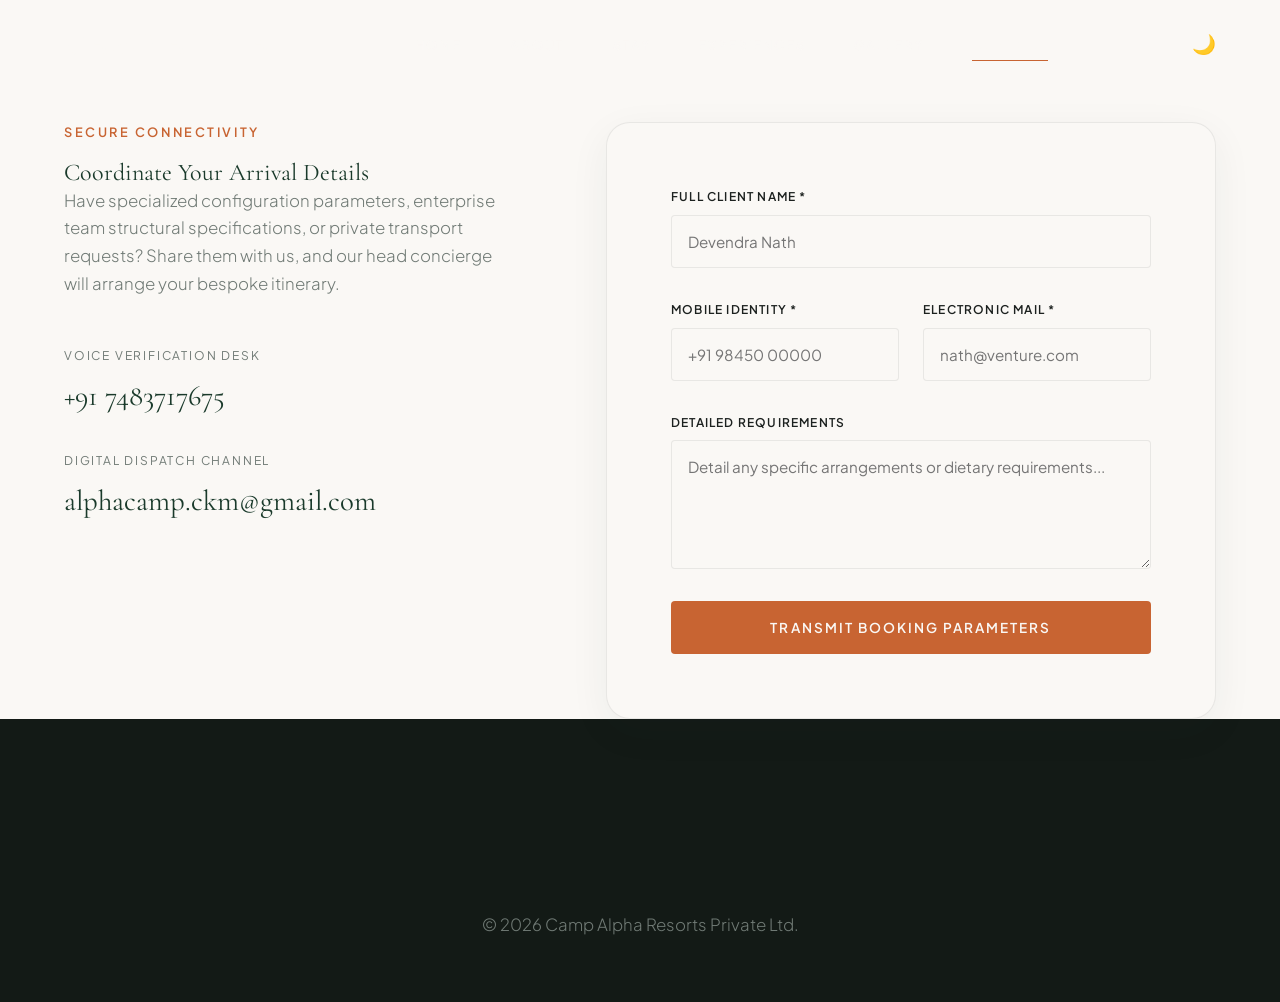
<file: contact.html>
<!DOCTYPE html>
<html lang="en">
<head>
    <meta charset="UTF-8">
    <meta name="viewport" content="width=device-width, initial-scale=1.0">
    <title>Concierge Direct Booking Desk | Camp Alpha</title>
    <meta name="description" content="Reach our high-tier reservation desk directly. Submit check-in schedules for your corporate retreat, couple holiday, or luxury camping adventure in Chikmagalur.">
    <link rel="stylesheet" href="styles.css">
    <link rel="canonical" href="https://campalpha.in/contact.html">
</head>
<body>
    <header>
        <div class="nav-container">
            <a href="index.html" class="brand-logo">CAMP ALPHA</a>
            <nav role="navigation">
                <ul class="nav-menu">
                    <li><a href="index.html" class="nav-link">Home</a></li>
                    <li><a href="about.html" class="nav-link">About</a></li>
                    <li><a href="stay.html" class="nav-link">Stay</a></li>
                    <li><a href="experiences.html" class="nav-link">Experiences</a></li>
                    <li><a href="gallery.html" class="nav-link">Gallery</a></li>
                    <li><a href="contact.html" class="nav-link active">Contact</a></li>
                </ul>
            </nav>
            <div class="nav-controls"><button id="theme-toggle-btn" class="theme-toggle">🌙</button></div>
        </div>
    </header>

    <main style="padding-top: var(--header-height);">
        <section class="container reveal-on-scroll">
            <!-- Directly embeds the premium validation form block for focused high conversion utility -->
            <div class="form-layout-grid" style="margin-top: 2rem;">
                <div class="contact-meta-card">
                    <span class="uppercase-tracking">Secure Connectivity</span>
                    <h1>Coordinate Your Arrival Details</h1>
                    <p>Have specialized configuration parameters, enterprise team structural specifications, or private transport requests? Share them with us, and our head concierge will arrange your bespoke itinerary.</p>
                    
                    <ul class="contact-methods-listing">
                        <li class="method-item-node"><span>Voice Verification Desk</span><a href="tel:+917483717675">+91 7483717675</a></li>
                        <li class="method-item-node"><span>Digital Dispatch Channel</span><a href="mailto:alphacamp.ckm@gmail.com">alphacamp.ckm@gmail.com</a></li>
                    </ul>
                </div>

                <form id="camp-alpha-booking-form" class="premium-booking-form" action="https://formsubmit.co/alphacamp.ckm@gmail.com" method="POST">
                    <input type="hidden" name="_captcha" value="false">
                    <div class="field-element-wrapper">
                        <label for="form-name">Full Client Name *</label>
                        <input type="text" id="form-name" name="Guest Name" required placeholder="Devendra Nath">
                    </div>
                    <div class="input-group-row">
                        <div class="field-element-wrapper">
                            <label for="form-phone">Mobile Identity *</label>
                            <input type="tel" id="form-phone" name="Phone Number" required placeholder="+91 98450 00000">
                        </div>
                        <div class="field-element-wrapper">
                            <label for="form-email">Electronic Mail *</label>
                            <input type="email" id="form-email" name="Email Address" required placeholder="nath@venture.com">
                        </div>
                    </div>
                    <div class="field-element-wrapper">
                        <label for="form-message">Detailed Requirements</label>
                        <textarea id="form-message" name="Custom Instructions" rows="5" placeholder="Detail any specific arrangements or dietary requirements..."></textarea>
                    </div>
                    <button type="submit" class="btn-premium btn-orange">Transmit Booking Parameters</button>
                </form>
            </div>
        </section>

        <div id="success-modal" class="notification-modal-overlay" role="dialog" aria-hidden="true">
            <div class="success-modal-card">
                <h3>Request Synchronized</h3>
                <p>Your secure verification transmission parameters have been routed directly to our chief client curator. Anticipate clear correspondence momentarily.</p>
                <button id="modal-close-btn" class="btn-premium btn-primary">Return to Exploration</button>
            </div>
        </div>
    </main>

    <footer class="master-footer-node"><div class="container text-center" style="font-size:0.85rem; color:rgba(250,248,245,0.4);"><p>&copy; 2026 Camp Alpha Resorts Private Ltd.</p></div></footer>
    <script src="script.js"></script>
</body>
</html>
</file>
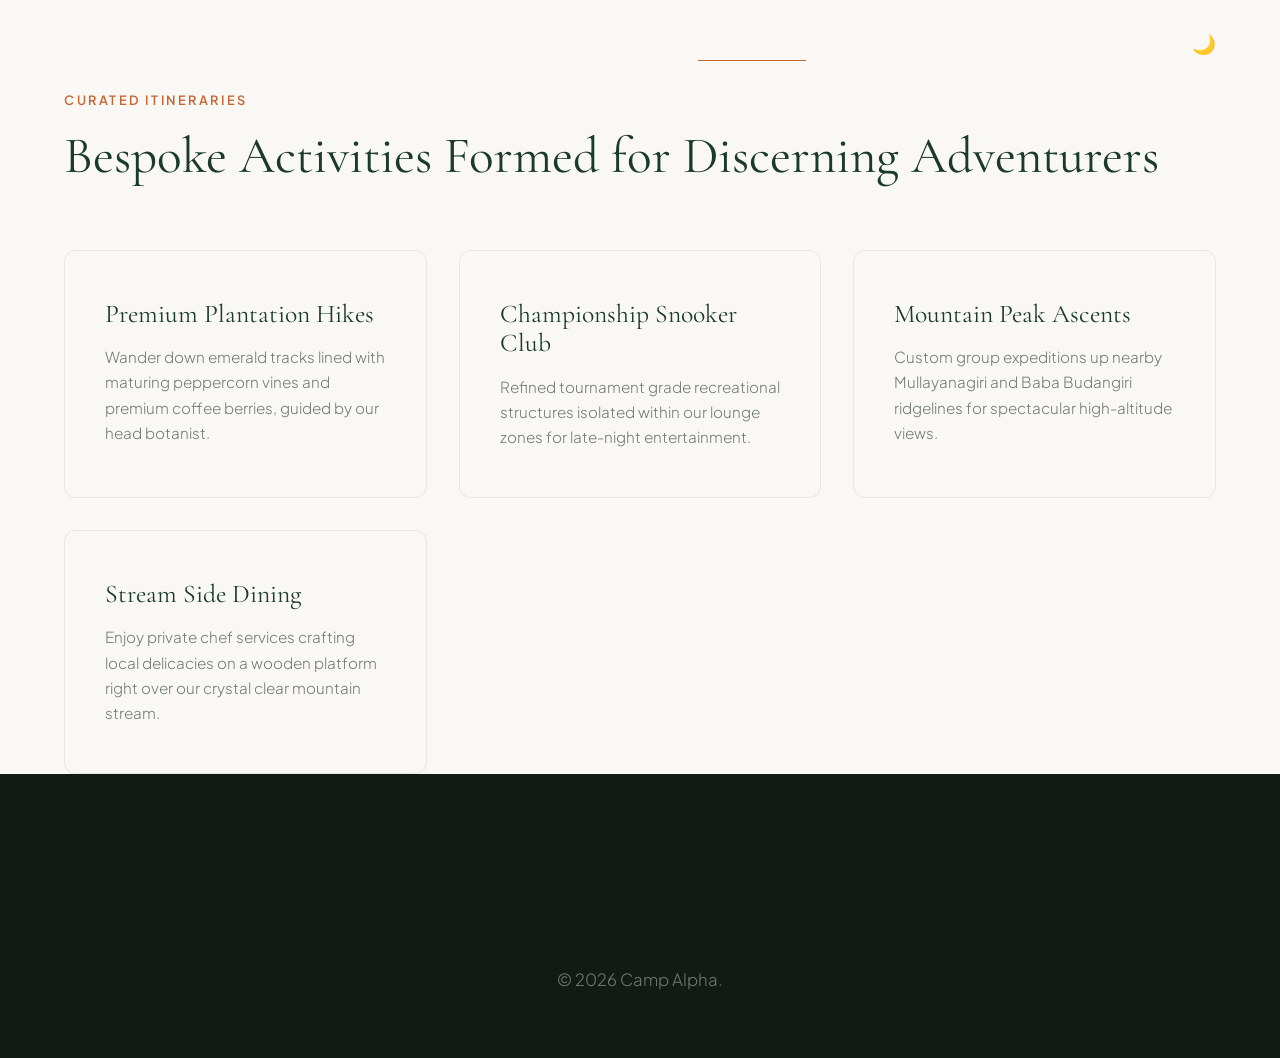
<file: experiences.html>
<!DOCTYPE html>
<html lang="en">
<head>
    <meta charset="UTF-8">
    <meta name="viewport" content="width=device-width, initial-scale=1.0">
    <title>Curated Nature Outings & Estate Experiences | Camp Alpha</title>
    <meta name="description" content="Explore the bespoke activity schedules available at Camp Alpha. From championship-grade snooker tournaments to high-altitude mountain trekking and coffee harvesting walks.">
    <link rel="stylesheet" href="styles.css">
    <link rel="canonical" href="https://campalpha.in/experiences.html">
</head>
<body>
    <header>
        <div class="nav-container">
            <a href="index.html" class="brand-logo">CAMP ALPHA</a>
            <nav role="navigation">
                <ul class="nav-menu">
                    <li><a href="index.html" class="nav-link">Home</a></li>
                    <li><a href="about.html" class="nav-link">About</a></li>
                    <li><a href="stay.html" class="nav-link">Stay</a></li>
                    <li><a href="experiences.html" class="nav-link active">Experiences</a></li>
                    <li><a href="gallery.html" class="nav-link">Gallery</a></li>
                    <li><a href="contact.html" class="nav-link">Contact</a></li>
                </ul>
            </nav>
            <div class="nav-controls"><button id="theme-toggle-btn" class="theme-toggle">🌙</button></div>
        </div>
    </header>

    <main style="padding-top: var(--header-height);">
        <section class="container reveal-on-scroll">
            <span class="uppercase-tracking">Curated Itineraries</span>
            <h1 class="section-headline">Bespoke Activities Formed for Discerning Adventurers</h1>
            
            <div class="experience-matrix" style="margin-top:4rem;">
                <div class="matrix-cell">
                    <h3>Premium Plantation Hikes</h3>
                    <p>Wander down emerald tracks lined with maturing peppercorn vines and premium coffee berries, guided by our head botanist.</p>
                </div>
                <div class="matrix-cell">
                    <h3>Championship Snooker Club</h3>
                    <p>Refined tournament grade recreational structures isolated within our lounge zones for late-night entertainment.</p>
                </div>
                <div class="matrix-cell">
                    <h3>Mountain Peak Ascents</h3>
                    <p>Custom group expeditions up nearby Mullayanagiri and Baba Budangiri ridgelines for spectacular high-altitude views.</p>
                </div>
                <div class="matrix-cell">
                    <h3>Stream Side Dining</h3>
                    <p>Enjoy private chef services crafting local delicacies on a wooden platform right over our crystal clear mountain stream.</p>
                </div>
            </div>
        </section>
    </main>

    <footer class="master-footer-node"><div class="container text-center" style="font-size:0.85rem; color:rgba(250,248,245,0.4);"><p>&copy; 2026 Camp Alpha.</p></div></footer>
    <script src="script.js"></script>
</body>
</html>
</file>
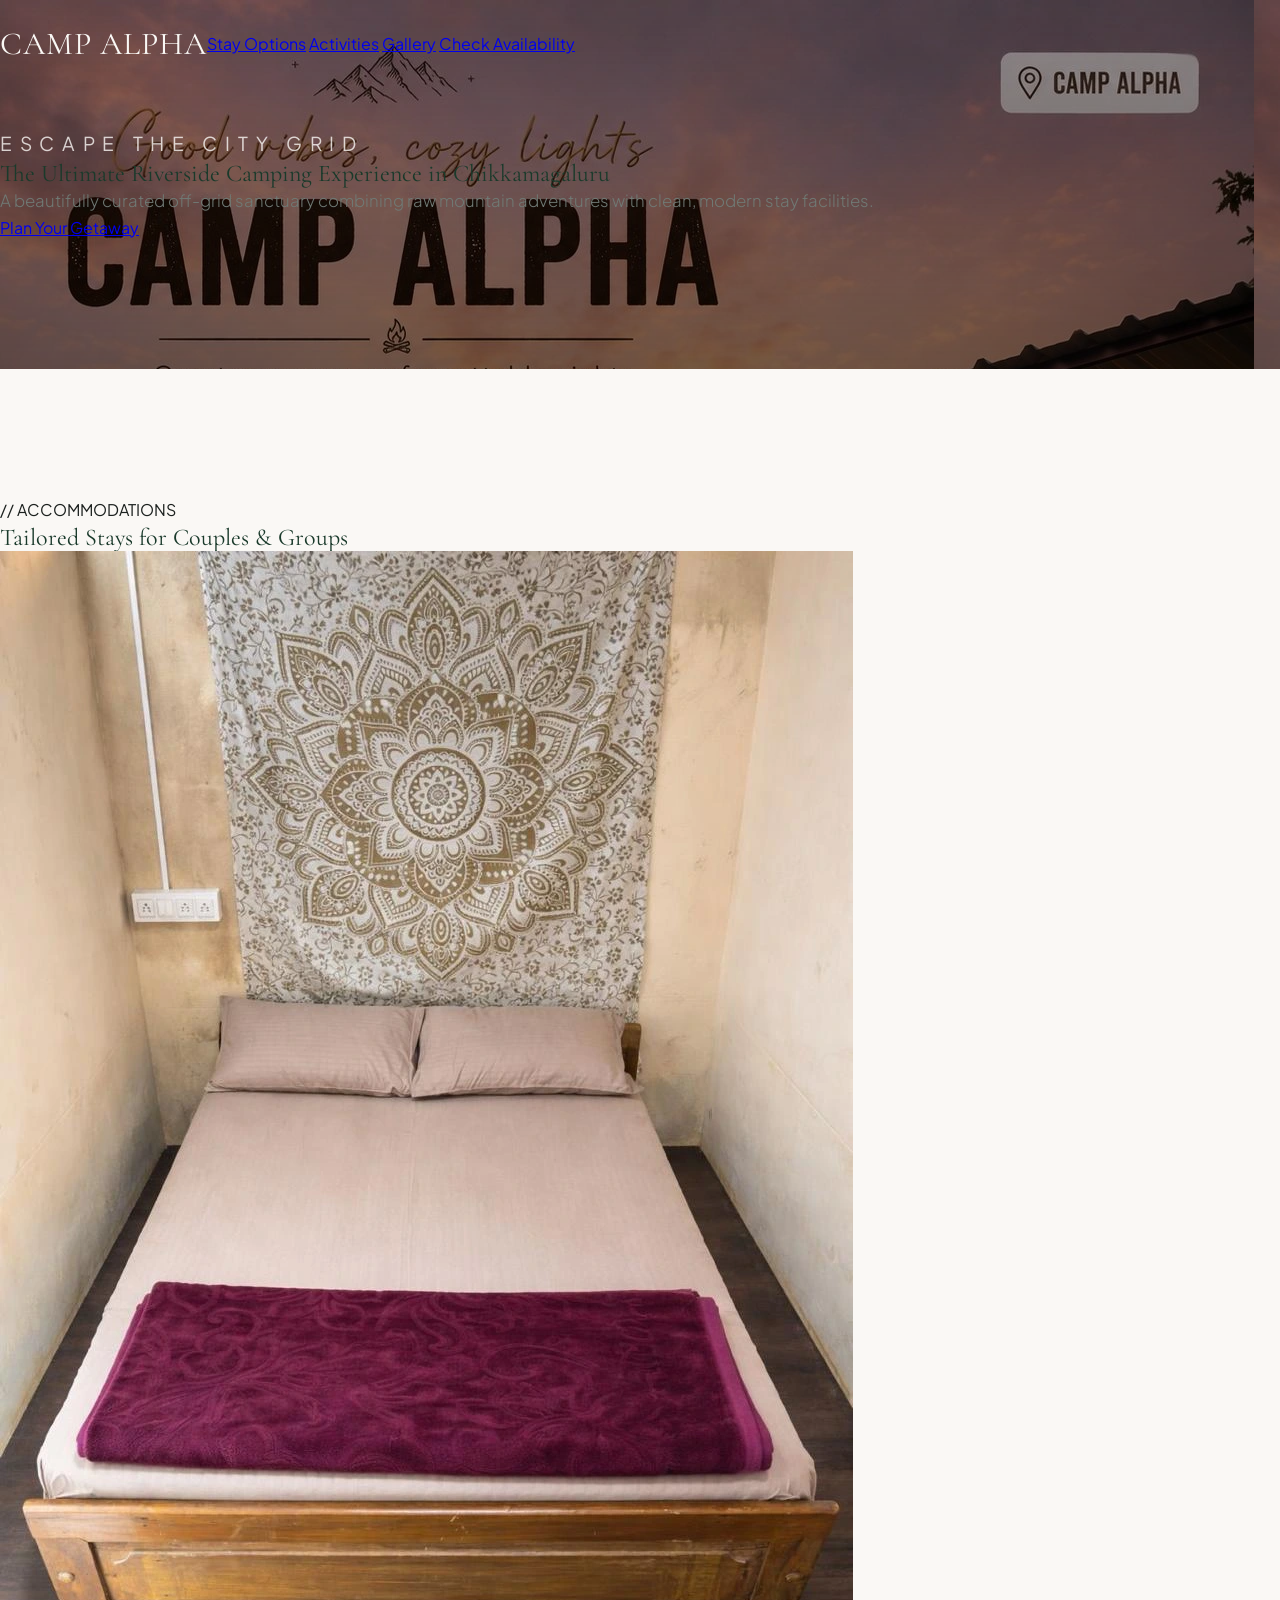
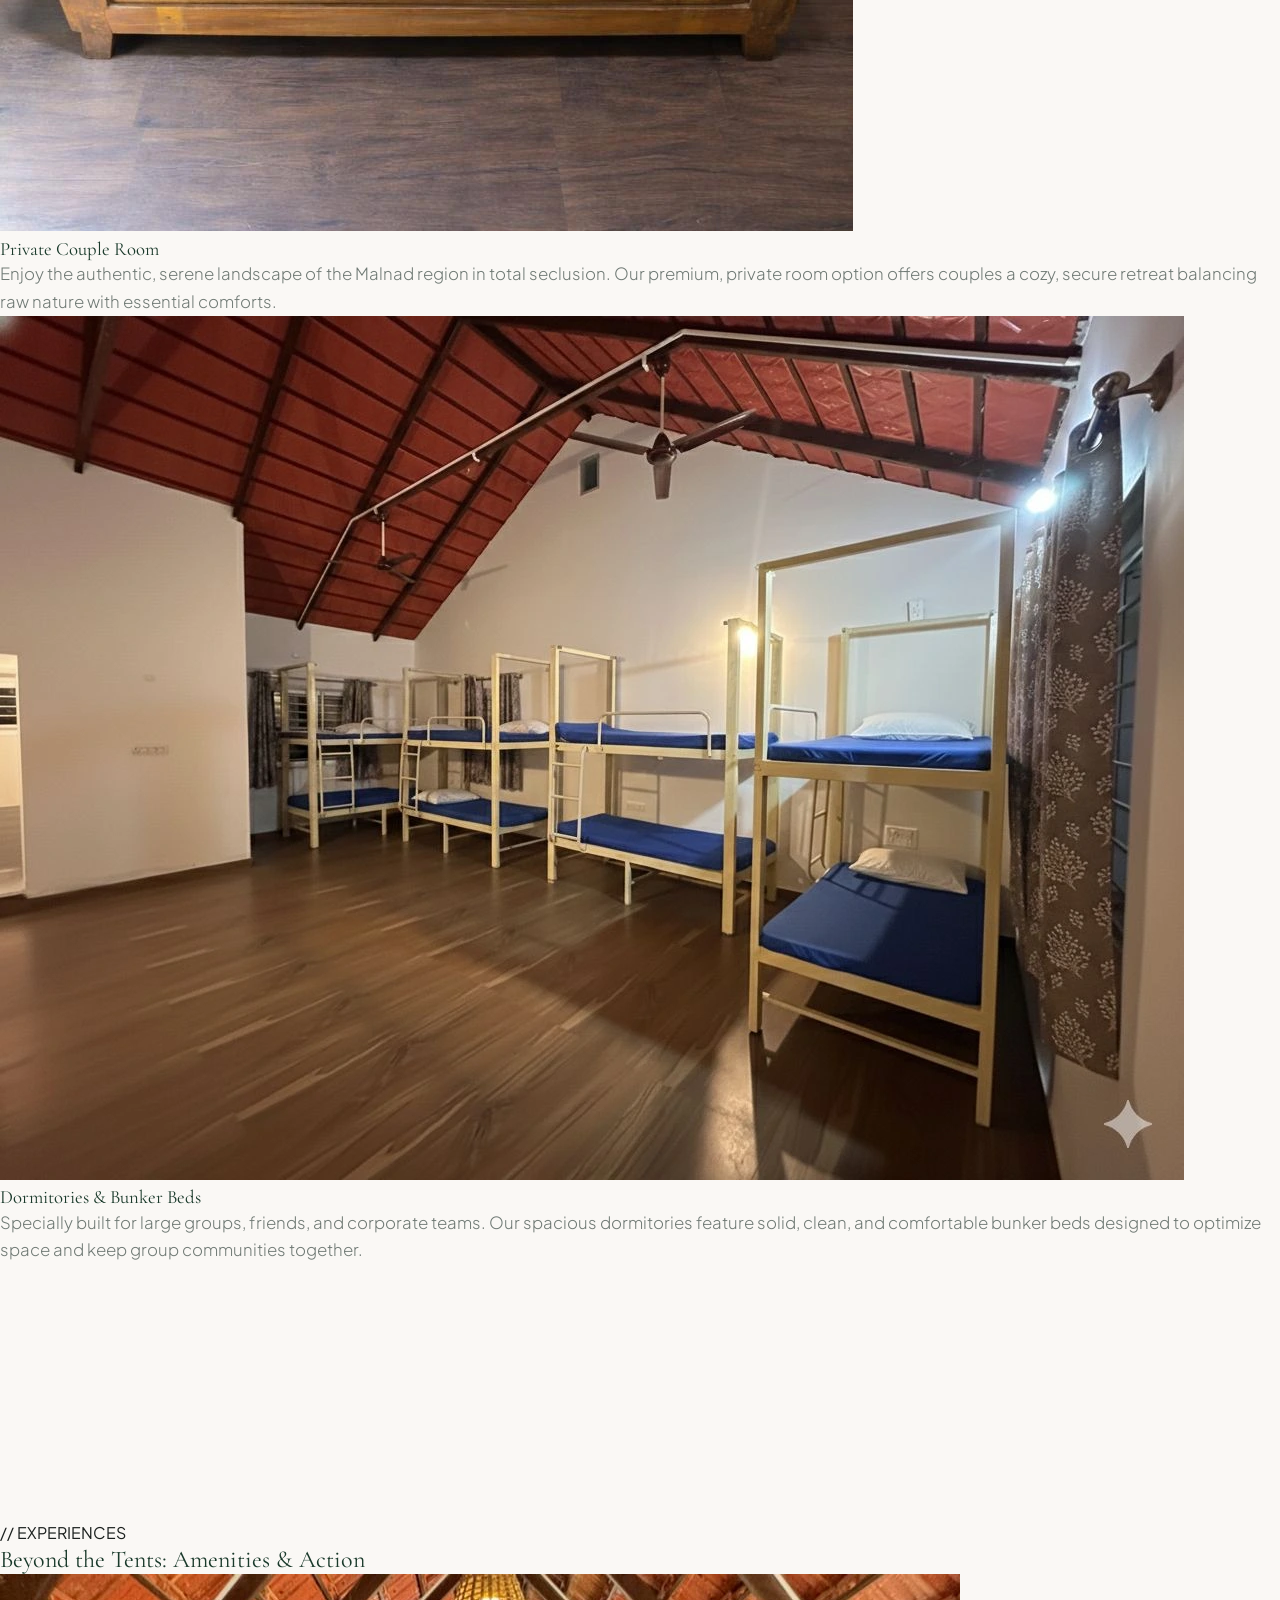
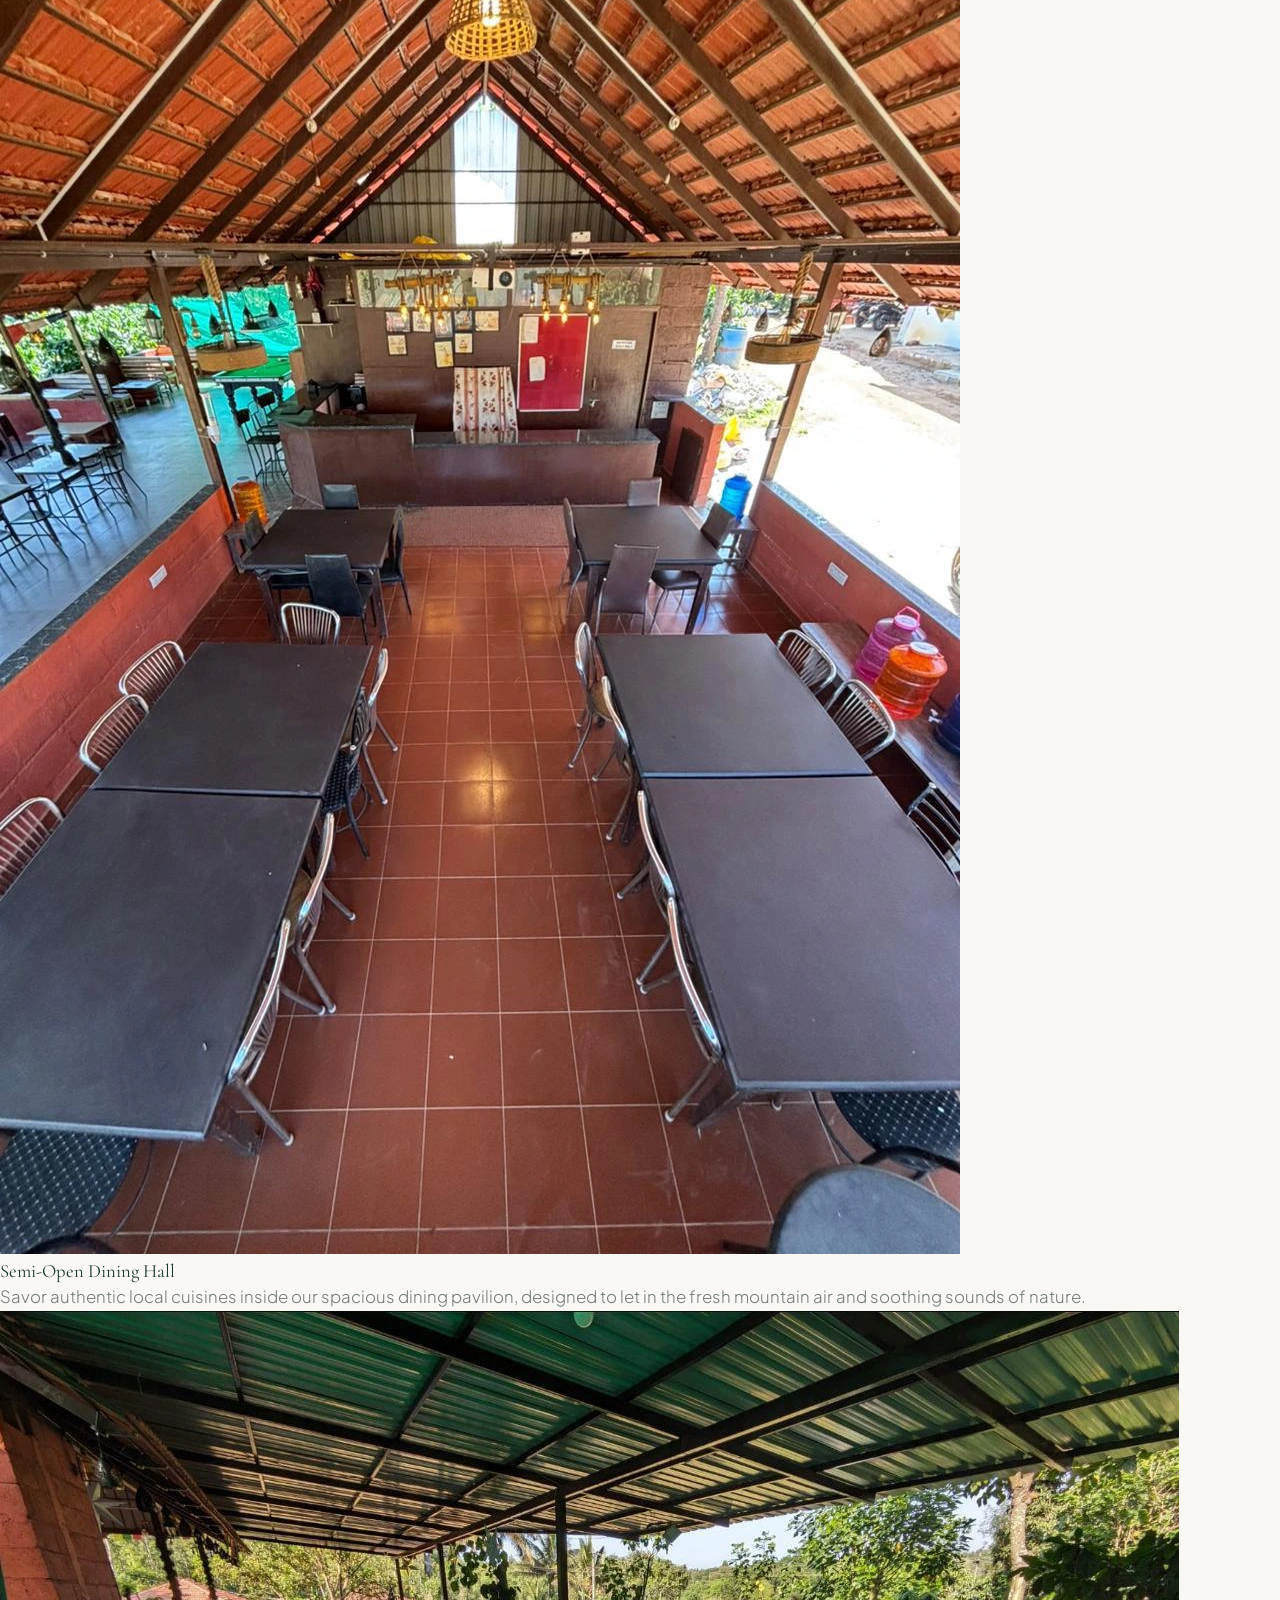
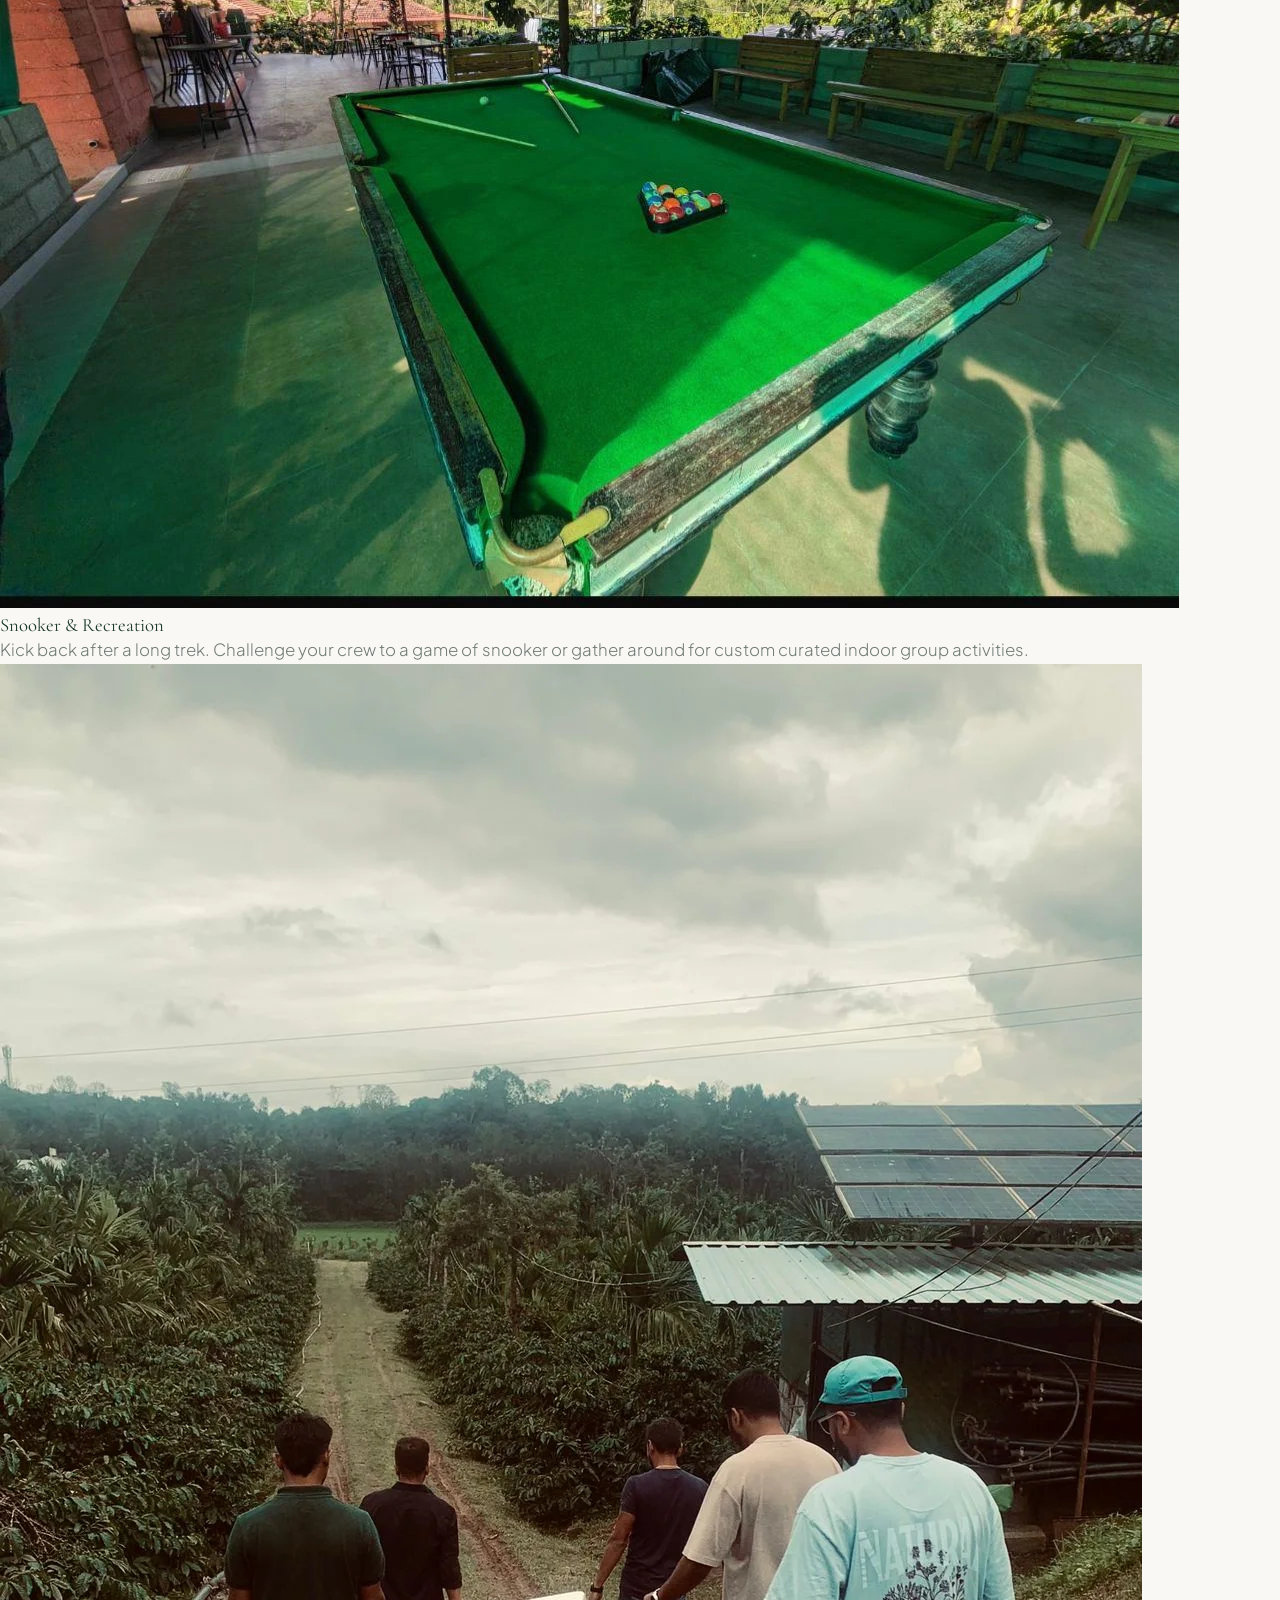
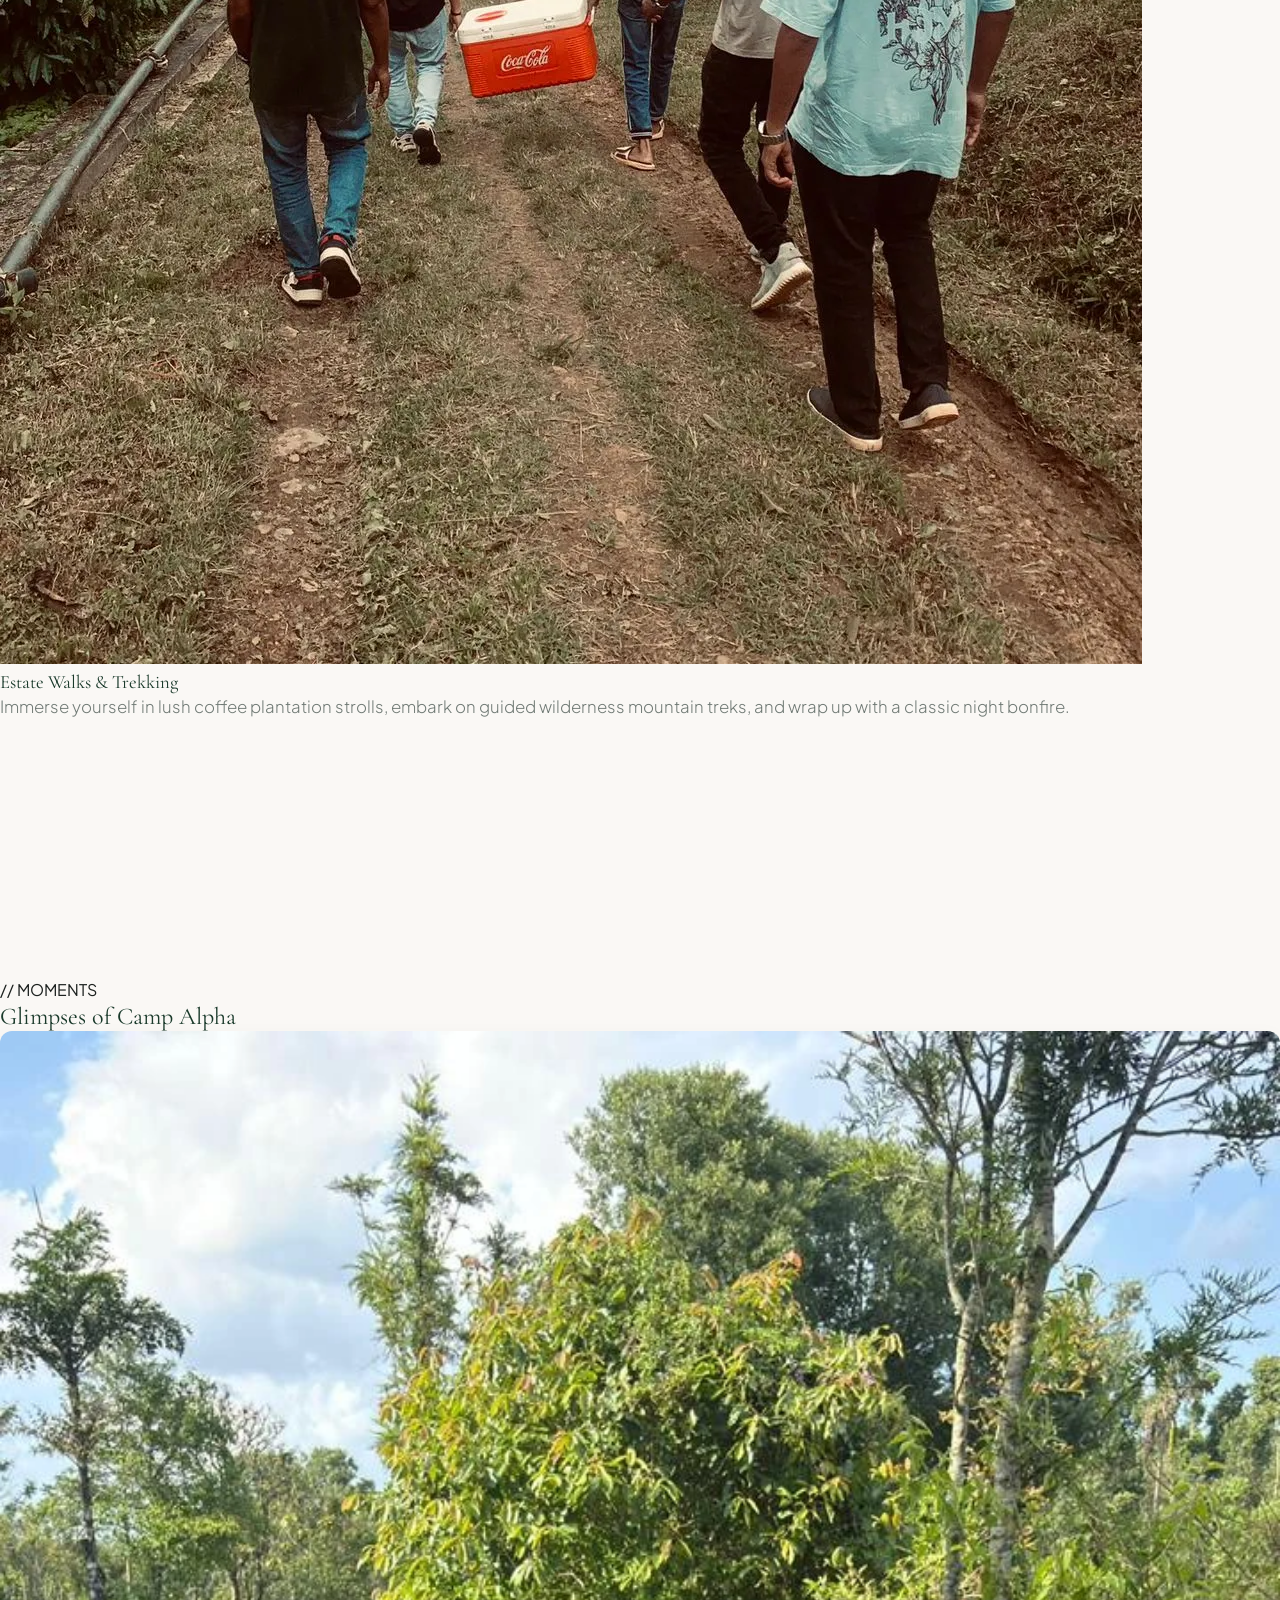
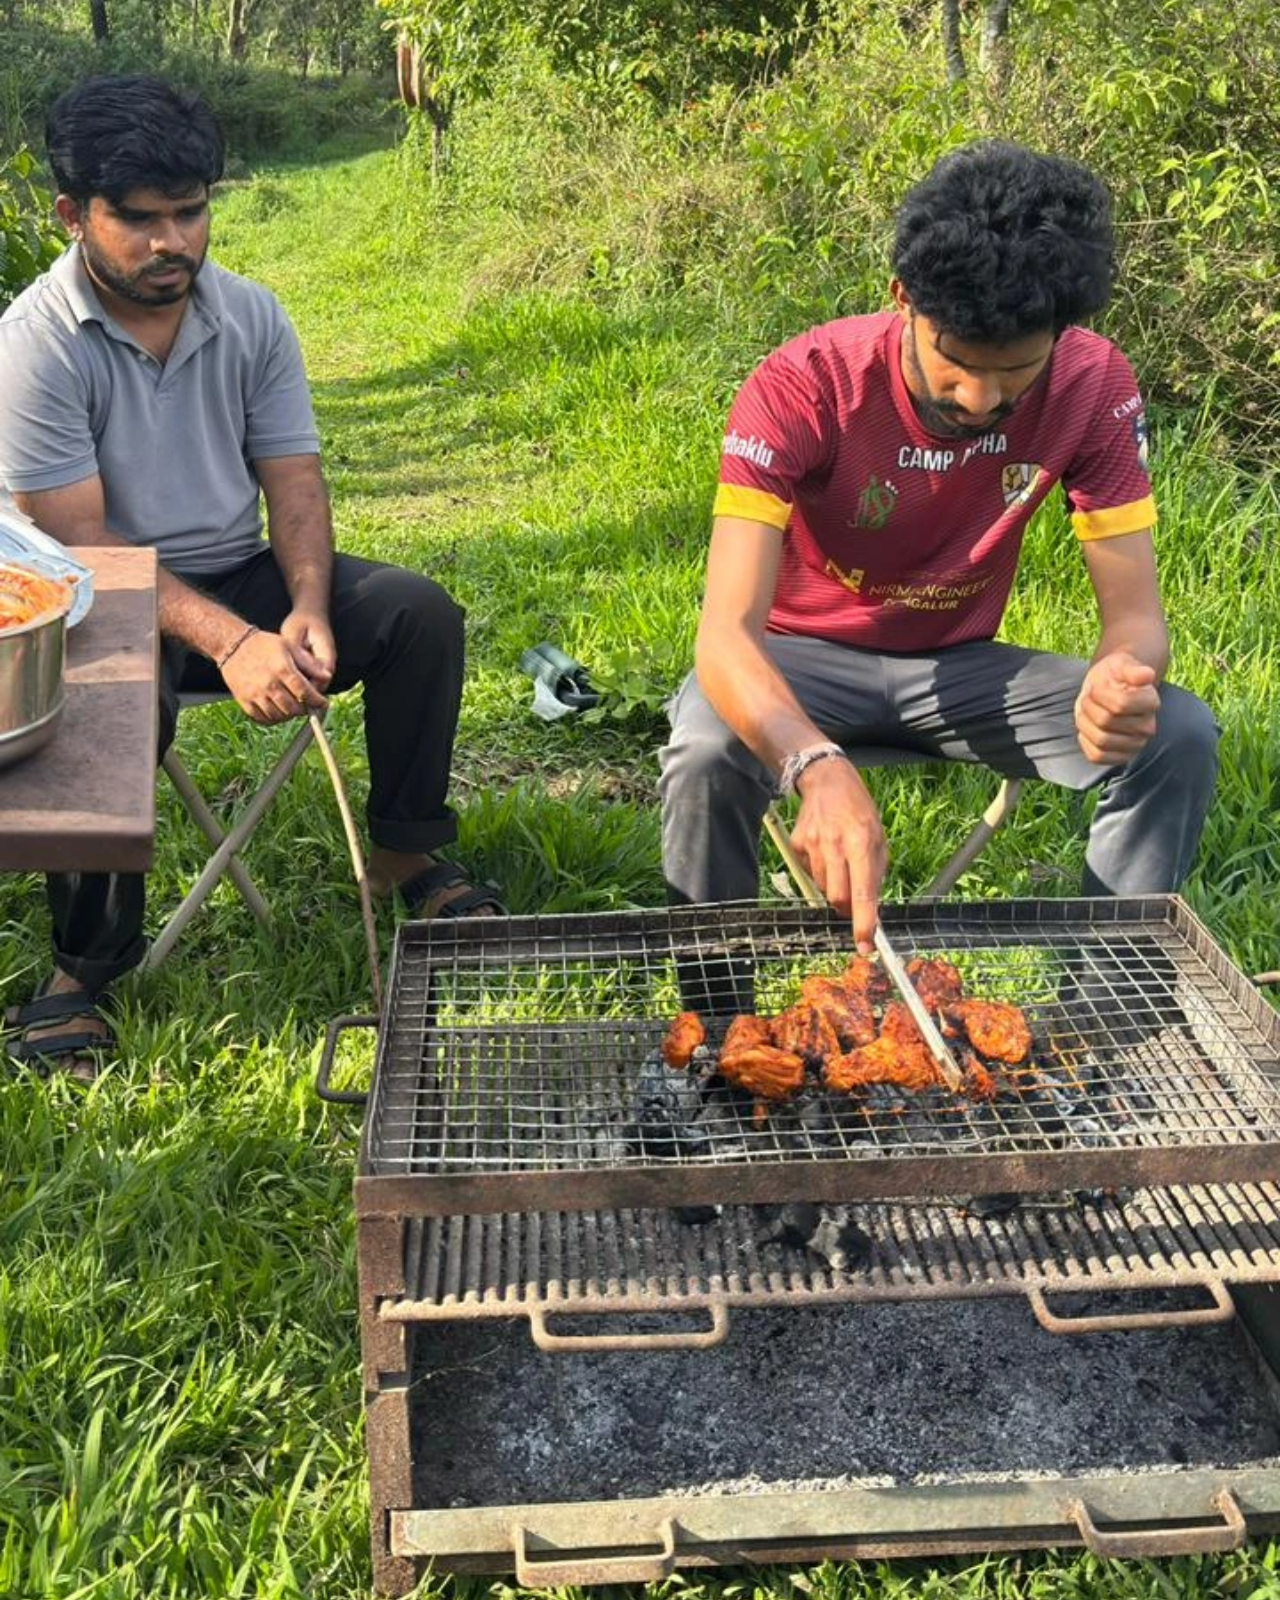
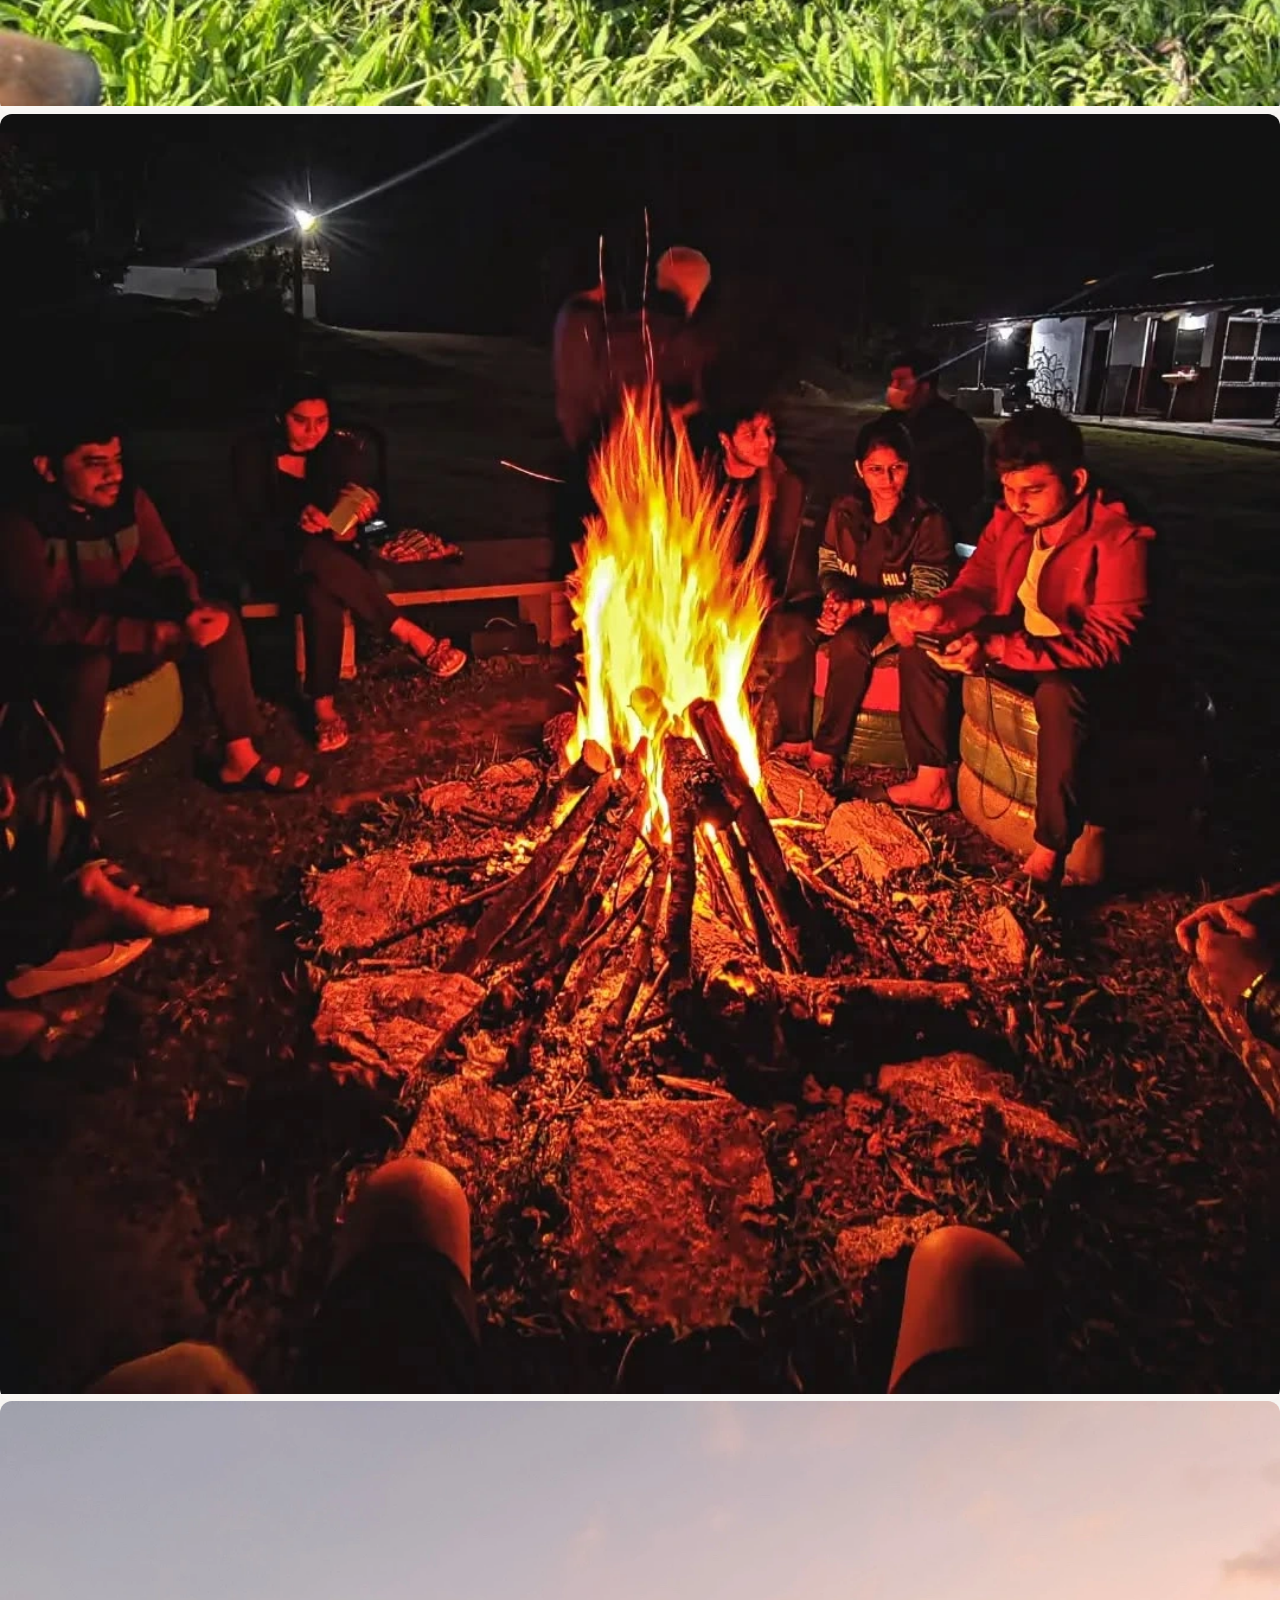
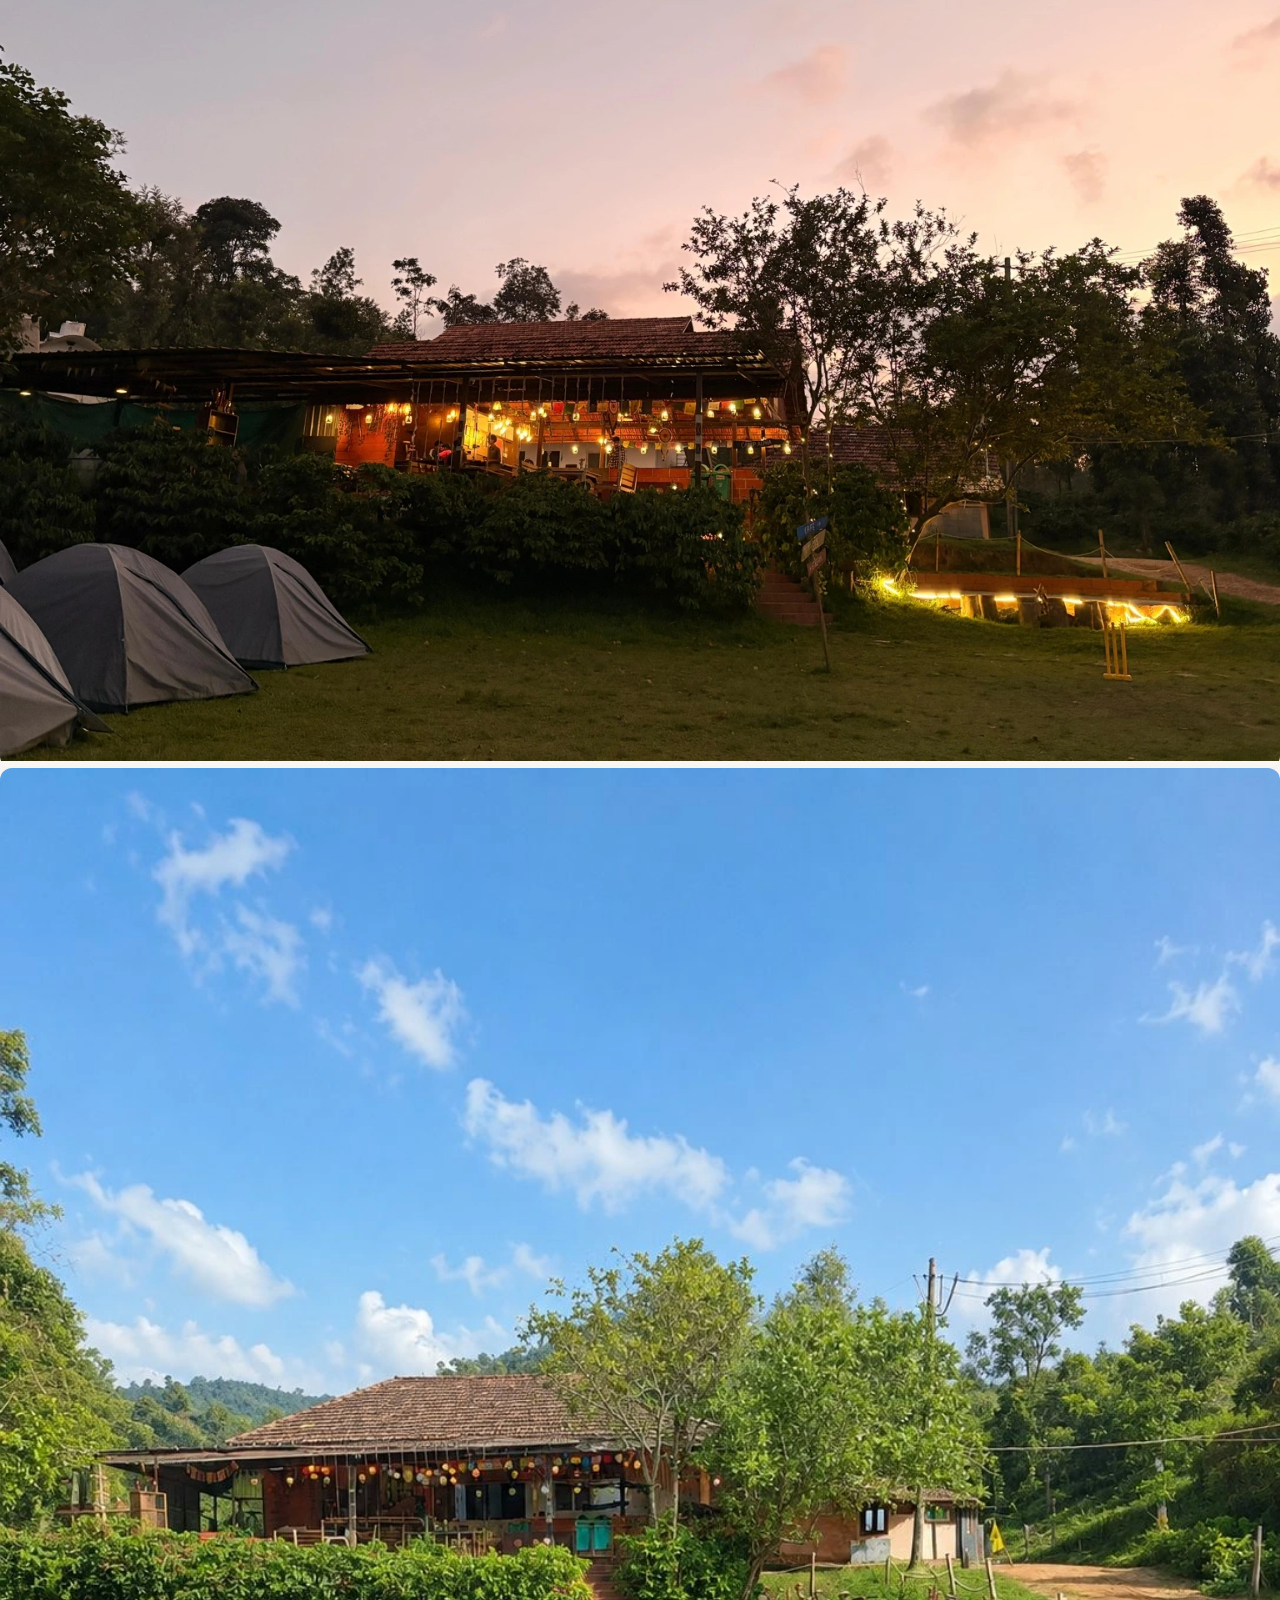
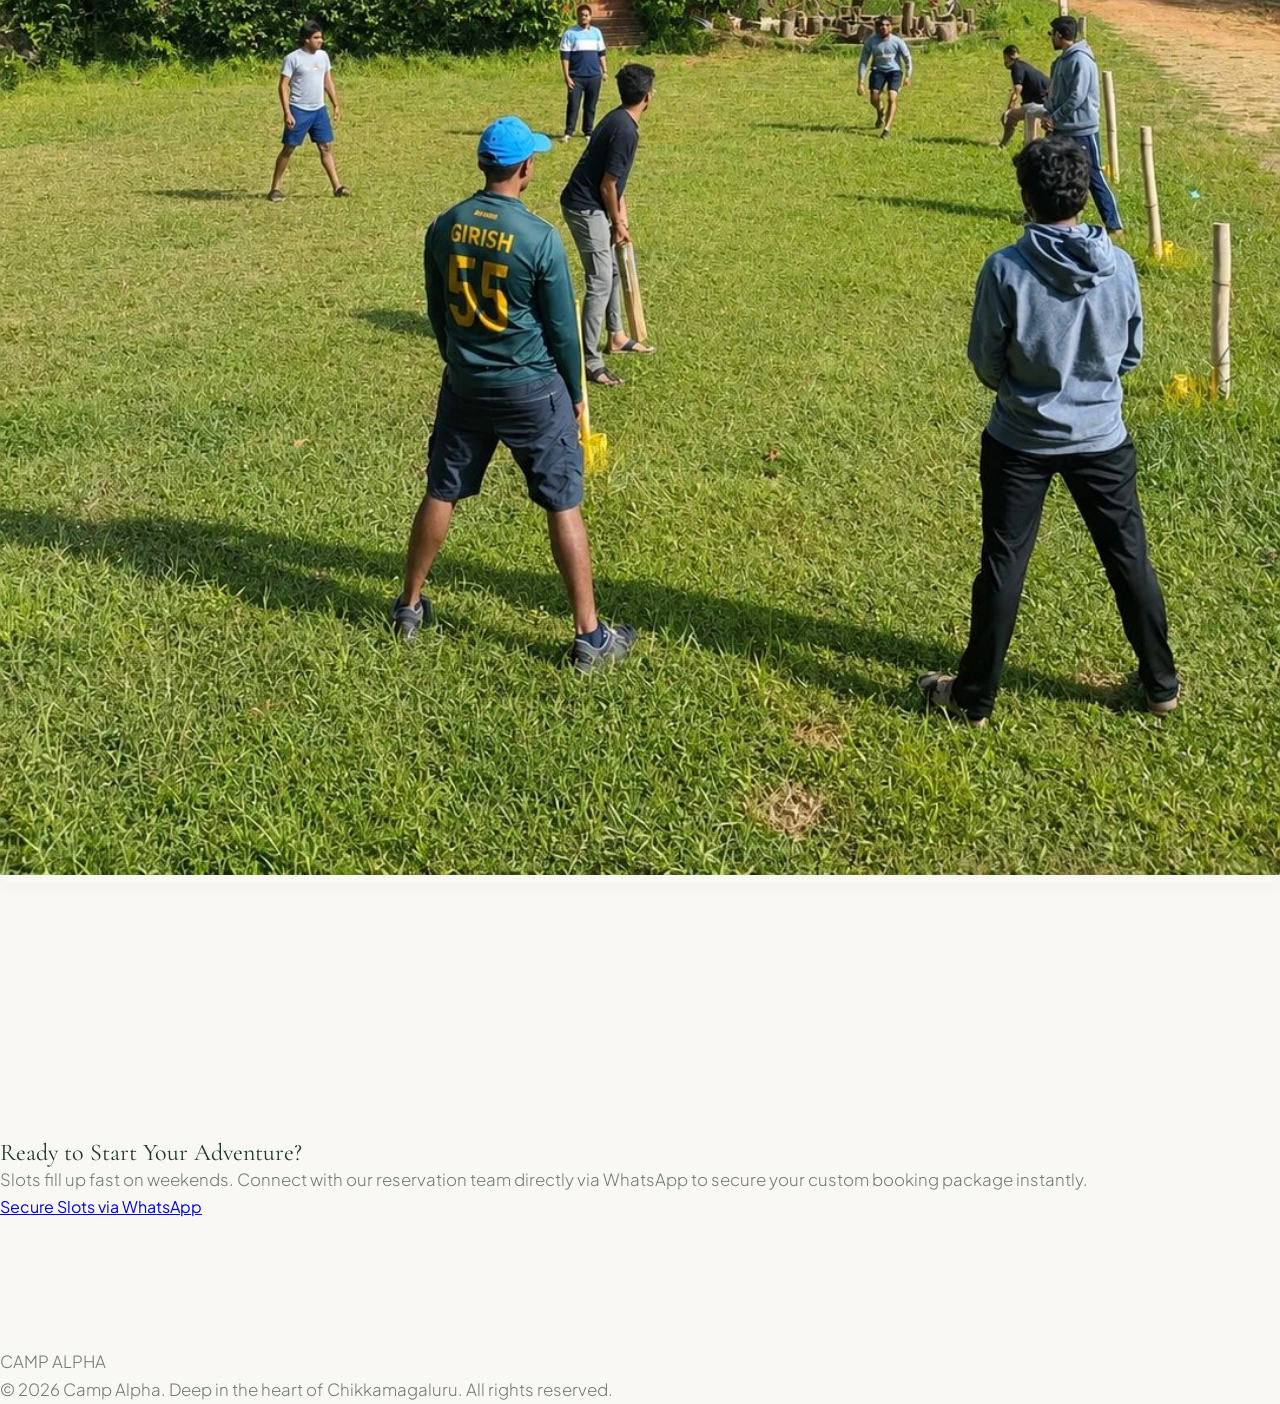
<file: indrex.html>
<!DOCTYPE html>
<html lang="en">
<head>
    <meta charset="UTF-8">
    <meta name="viewport" content="width=device-width, initial-scale=1.0">
    <title>Camp Alpha | Premium Riverside Campsite & Dorms in Chikkamagaluru</title>
    <meta name="description" content="Discover Camp Alpha in Chikkamagaluru. Offering premium riverside camping, cozy private rooms, group dormitories with bunker beds, snooker, and a semi-open dining experience.">
    <meta name="keywords" content="campsite in chikkamagaluru, dormitory stay chikkamagaluru, bunker beds camp, riverside camping, private couple room campsite, camp alpha">
    
    <!-- Open Graph for Premium Social Link Previews -->
    <meta property="og:type" content="website">
    <meta property="og:url" content="https://yourdomain.com/">
    <meta property="og:title" content="Camp Alpha | Premium Riverside Campsite & Stay">
    <meta property="og:description" content="Riverside camping, premium group dorms, private couple rooms, snooker, and trekking at Camp Alpha, Chikkamagaluru.">
    <meta property="og:image" content="images/share-preview.webp">

    <!-- Design Fonts -->
    <link rel="preconnect" href="https://fonts.googleapis.com">
    <link rel="preconnect" href="https://fonts.gstatic.com" crossorigin>
    <link href="https://fonts.googleapis.com/css2?family=DM+Sans:wght@400;500;700&family=Playfair+Display:ital,wght@0,600;1,400&display=swap" rel="stylesheet">
    
    <link rel="stylesheet" href="style.css">

    <!-- Schema Structured Data for Local Search Optimization -->
    <script type="application/ld+json">
    {
      "@context": "https://schema.org",
      "@type": "Campground",
      "name": "Camp Alpha",
      "image": "https://yourdomain.com/images/hero-bg.webp",
      "description": "Premium adventure campsite, dormitory, and private stay structure in Chikkamagaluru.",
      "address": {
        "@type": "PostalAddress",
        "addressLocality": "Chikkamagaluru",
        "addressRegion": "Karnataka",
        "addressCountry": "IN"
      },
      "url": "https://yourdomain.com"
    }
    </script>
</head>
<body>

    <header class="navbar">
        <a href="#" class="brand-logo">CAMP ALPHA</a>
        <nav class="nav-links">
            <a href="#accommodations">Stay Options</a>
            <a href="#amenities">Activities</a>
            <a href="#gallery">Gallery</a>
            <a href="#booking" class="nav-cta">Check Availability</a>
        </nav>
    </header>

    <main>
        <!-- Hero Section -->
        <section class="hero-viewport" style="background-image: linear-gradient(rgba(0,0,0,0.35), rgba(0,0,0,0.55)), url('images/hero-bg.webp');">
            <div class="hero-container">
                <span class="hero-tagline">Escape the City Grid</span>
                <h1>The Ultimate Riverside Camping Experience in Chikkamagaluru</h1>
                <p>A beautifully curated off-grid sanctuary combining raw mountain adventures with clean, modern stay facilities.</p>
                <a href="#booking" class="action-btn">Plan Your Getaway</a>
            </div>
        </section>

        <!-- Accommodations / Stay Structural Flow -->
        <section id="accommodations" class="content-block">
            <div class="block-header">
                <span class="section-meta">// ACCOMMODATIONS</span>
                <h2>Tailored Stays for Couples & Groups</h2>
            </div>
            
            <div class="split-display-grid">
                <div class="display-card">
                    <div class="img-frame">
                        <img src="images/stay-couple.webp" alt="Private couple room setup at Camp Alpha Chikkamagaluru" loading="lazy">
                    </div>
                    <div class="card-body">
                        <h3>Private Couple Room</h3>
                        <p>Enjoy the authentic, serene landscape of the Malnad region in total seclusion. Our premium, private room option offers couples a cozy, secure retreat balancing raw nature with essential comforts.</p>
                    </div>
                </div>

                <div class="display-card">
                    <div class="img-frame">
                        <img src="images/stay-dorm.webp" alt="Spacious group dormitories with custom bunker beds" loading="lazy">
                    </div>
                    <div class="card-body">
                        <h3>Dormitories & Bunker Beds</h3>
                        <p>Specially built for large groups, friends, and corporate teams. Our spacious dormitories feature solid, clean, and comfortable bunker beds designed to optimize space and keep group communities together.</p>
                    </div>
                </div>
            </div>
        </section>

        <!-- Amenities & Recreation Elements -->
        <section id="amenities" class="content-block dark-accent">
            <div class="block-header">
                <span class="section-meta">// EXPERIENCES</span>
                <h2>Beyond the Tents: Amenities & Action</h2>
            </div>

            <div class="amenities-layout-row">
                <div class="amenity-node">
                    <img src="images/amenity-dining.webp" alt="Semi open dining hall at Camp Alpha campsite" loading="lazy">
                    <div class="node-meta">
                        <h3>Semi-Open Dining Hall</h3>
                        <p>Savor authentic local cuisines inside our spacious dining pavilion, designed to let in the fresh mountain air and soothing sounds of nature.</p>
                    </div>
                </div>

                <div class="amenity-node">
                    <img src="images/amenity-snooker.webp" alt="Premium indoor snooker table area" loading="lazy">
                    <div class="node-meta">
                        <h3>Snooker & Recreation</h3>
                        <p>Kick back after a long trek. Challenge your crew to a game of snooker or gather around for custom curated indoor group activities.</p>
                    </div>
                </div>

                <div class="amenity-node">
                    <img src="images/amenity-trek.webp" alt="Guided trekking along Chikkamagaluru mountain trails" loading="lazy">
                    <div class="node-meta">
                        <h3>Estate Walks & Trekking</h3>
                        <p>Immerse yourself in lush coffee plantation strolls, embark on guided wilderness mountain treks, and wrap up with a classic night bonfire.</p>
                    </div>
                </div>
            </div>
        </section>

        <!-- Media Gallery Component -->
        <section id="gallery" class="content-block">
            <div class="block-header">
                <span class="section-meta">// MOMENTS</span>
                <h2>Glimpses of Camp Alpha</h2>
            </div>
            <div class="masonry-gallery">
                <div class="gallery-item"><img src="images/gallery-1.webp" alt="Fresh local food cooked at Camp Alpha" loading="lazy"></div>
                <div class="gallery-item"><img src="images/gallery-2.webp" alt="Cozy evening bonfire gathering at the campground" loading="lazy"></div>
                <div class="gallery-item"><img src="images/gallery-3.webp" alt="Misty morning views over the valleys of Chikkamagaluru" loading="lazy"></div>
                <div class="gallery-item"><img src="images/gallery-4.webp" alt="Guests playing indoor games inside the common clubhouse space" loading="lazy"></div>
            </div>
        </section>

        <!-- Conversion and Interactive CTA Block -->
        <section id="booking" class="cta-banner-block">
            <div class="cta-box-wrapper">
                <h2>Ready to Start Your Adventure?</h2>
                <p>Slots fill up fast on weekends. Connect with our reservation team directly via WhatsApp to secure your custom booking package instantly.</p>
                <!-- Replace with your actual business link -->
                <a href="https://wa.me/YOUR_PHONE_NUMBER?text=Hi%20Camp%20Alpha!%20I%20want%20to%20check%20availability%20for%20an%20upcoming%20stay." class="whatsapp-cta-link" target="_blank" rel="noopener">
                    Secure Slots via WhatsApp
                </a>
            </div>
        </section>
    </main>

    <footer class="footer-bar">
        <div class="footer-wrap">
            <p class="brand-foot">CAMP ALPHA</p>
            <p class="copyright">&copy; 2026 Camp Alpha. Deep in the heart of Chikkamagaluru. All rights reserved.</p>
        </div>
    </footer>

</body>
</html>
</file>
<file: styles.css>
/* ==========================================================================
   CAMP ALPHA - PREMIUM STYLING SPECIFICATION (CSS VARIABLE ARCHITECTURE)
   ========================================================================== */

@import url('https://fonts.googleapis.com/css2?family=Cormorant+Garamond:ital,wght@0,300;0,400;0,600;1,400&family=Plus+Jakarta+Sans:wght@300;400;500;600&display=swap');

:root {
    /* Color Palette */
    --forest-green: #1A3A2B;
    --forest-green-rgb: 26, 58, 43;
    --burnt-orange: #C86432;
    --burnt-orange-hover: #A64F24;
    --river-blue: #2A4B5C;
    --warm-white: #FAF8F5;
    --charcoal: #1C211F;
    --charcoal-rgb: 28, 33, 31;
    --muted-gray: #707A75;
    --border-color: rgba(28, 33, 31, 0.08);
    --glass-bg: rgba(250, 248, 245, 0.75);
    --glass-border: rgba(26, 58, 43, 0.06);
    
    /* Typography */
    --font-display: 'Cormorant Garamond', serif;
    --font-sans: 'Plus Jakarta Sans', sans-serif;
    
    /* Structural Elements */
    --radius-sm: 4px;
    --radius-md: 12px;
    --radius-lg: 24px;
    --shadow-sm: 0 4px 20px rgba(0, 0, 0, 0.03);
    --shadow-md: 0 12px 40px rgba(26, 58, 43, 0.06);
    --transition-smooth: cubic-bezier(0.25, 1, 0.5, 1);
    --duration-normal: 0.6s;
    --max-width: 1440px;
    --header-height: 90px;
}

[data-theme="dark"] {
    --warm-white: #121614;
    --charcoal: #FAF8F5;
    --charcoal-rgb: 250, 248, 245;
    --forest-green: #3D7A5D;
    --forest-green-rgb: 61, 122, 93;
    --border-color: rgba(250, 248, 245, 0.1);
    --glass-bg: rgba(18, 22, 20, 0.8);
    --glass-border: rgba(250, 248, 245, 0.08);
    --shadow-md: 0 12px 40px rgba(0, 0, 0, 0.4);
}

/* Base Reset & Architecture */
* { box-sizing: border-box; margin: 0; padding: 0; }
html { scroll-behavior: smooth; font-size: 16px; -webkit-font-smoothing: antialiased; }
body { font-family: var(--font-sans); background-color: var(--warm-white); color: var(--charcoal); overflow-x: hidden; line-height: 1.65; transition: background-color 0.5s var(--transition-smooth); }

/* Custom Scrollbar */
::-webkit-scrollbar { width: 6px; }
::-webkit-scrollbar-track { background: var(--warm-white); }
::-webkit-scrollbar-thumb { background: var(--forest-green); border-radius: 3px; }

/* Micro-Interactions: Custom Cursor */
#custom-cursor { width: 8px; height: 8px; background: var(--burnt-orange); border-radius: 50%; position: fixed; pointer-events: none; z-index: 10000; transform: translate(-50%, -50%); transition: width 0.2s, height 0.2s, background 0.2s; mix-blend-mode: difference; display: none; }
#custom-cursor-backdrop { width: 40px; height: 40px; border: 1px solid var(--burnt-orange); border-radius: 50%; position: fixed; pointer-events: none; z-index: 9999; transform: translate(-50%, -50%); transition: transform 0.08s ease-out; display: none; }
@media (hover: hover) { #custom-cursor, #custom-cursor-backdrop { display: block; } }

/* Global Utilities & Typography */
.container { width: 100%; max-width: var(--max-width); margin: 0 auto; padding: 0 4rem; }
h1, h2, h3, h4 { font-family: var(--font-display); font-weight: 400; color: var(--forest-green); line-height: 1.15; }
[data-theme="dark"] h1, [data-theme="dark"] h2, [data-theme="dark"] h3, [data-theme="dark"] h4 { color: #FAF8F5; }
p { font-size: 1.05rem; font-weight: 300; color: var(--muted-gray); }
[data-theme="dark"] .muted-gray { color: #A0ABA5; }
.text-center { text-align: center; }
.uppercase-tracking { font-size: 0.8rem; text-transform: uppercase; letter-spacing: 0.2em; font-weight: 600; color: var(--burnt-orange); margin-bottom: 1rem; display: block; }
.btn-premium { display: inline-flex; align-items: center; justify-content: center; padding: 1.1rem 2.4rem; font-family: var(--font-sans); font-size: 0.85rem; font-weight: 600; text-transform: uppercase; letter-spacing: 0.15em; text-decoration: none; border-radius: var(--radius-sm); position: relative; overflow: hidden; transition: all 0.4s var(--transition-smooth); cursor: pointer; border: none; }
.btn-primary { background: var(--forest-green); color: #FAF8F5; }
.btn-primary:hover { background: var(--charcoal); transform: translateY(-2px); box-shadow: var(--shadow-md); }
.btn-secondary { background: transparent; border: 1px solid var(--forest-green); color: var(--forest-green); }
.btn-secondary:hover { background: var(--forest-green); color: #FAF8F5; transform: translateY(-2px); }
.btn-orange { background: var(--burnt-orange); color: #FAF8F5; }
.btn-orange:hover { background: var(--burnt-orange-hover); transform: translateY(-2px); }

/* Global Layout Structures */
section { padding: 8rem 0; position: relative; }
.reveal-on-scroll { opacity: 0; transform: translateY(40px); transition: opacity 0.8s var(--transition-smooth), transform 0.8s var(--transition-smooth); }
.reveal-on-scroll.revealed { opacity: 1; transform: translateY(0); }

/* Page Loader */
#page-loader { position: fixed; top: 0; left: 0; width: 100%; height: 100%; background: #FAF8F5; z-index: 11000; display: flex; flex-direction: column; align-items: center; justify-content: center; transition: opacity 0.6s var(--transition-smooth), visibility 0.6s; }
.loader-logo { font-family: var(--font-display); font-size: 3rem; color: var(--forest-green); margin-bottom: 1.5rem; letter-spacing: 2px; opacity: 0; transform: translateY(10px); animation: fadeInLoad 1s ease forwards; }
.loader-bar { width: 120px; height: 1px; background: rgba(26, 58, 43, 0.1); position: relative; overflow: hidden; }
.loader-progress { width: 0%; height: 100%; background: var(--burnt-orange); position: absolute; left: 0; top: 0; animation: progressLoad 1.5s var(--transition-smooth) forwards; }
@keyframes fadeInLoad { to { opacity: 1; transform: translateY(0); } }
@keyframes progressLoad { to { width: 100%; } }

/* Scroll Progress Indicator */
#scroll-progress { position: fixed; top: 0; left: 0; height: 3px; background: var(--burnt-orange); width: 0%; z-index: 10001; transition: width 0.1s linear; }

/* Sticky Premium Navigation Header */
header { position: fixed; top: 0; left: 0; width: 100%; height: var(--header-height); display: flex; align-items: center; z-index: 9000; transition: all 0.4s var(--transition-smooth); border-bottom: 1px solid transparent; }
header.scrolled { height: 75px; background: var(--glass-bg); backdrop-filter: blur(20px); -webkit-backdrop-filter: blur(20px); border-bottom: 1px solid var(--glass-border); box-shadow: var(--shadow-sm); }
.nav-container { width: 100%; max-width: var(--max-width); margin: 0 auto; padding: 0 4rem; display: flex; align-items: center; justify-content: space-between; }
.brand-logo { font-family: var(--font-display); font-size: 2rem; color: #FAF8F5; text-decoration: none; letter-spacing: 1px; transition: color 0.4s; }
header.scrolled .brand-logo { color: var(--forest-green); }
[data-theme="dark"] header.scrolled .brand-logo { color: #FAF8F5; }
.nav-menu { display: flex; gap: 3rem; list-style: none; align-items: center; }
.nav-link { font-family: var(--font-sans); font-size: 0.8rem; font-weight: 500; text-transform: uppercase; letter-spacing: 0.15em; color: rgba(250, 248, 245, 0.8); text-decoration: none; position: relative; padding: 0.5rem 0; transition: color 0.3s; }
.nav-link::after { content: ''; position: absolute; bottom: 0; left: 0; width: 0; height: 1px; background: var(--burnt-orange); transition: width 0.3s var(--transition-smooth); }
.nav-link:hover::after, .nav-link.active::after { width: 100%; }
.nav-link:hover, .nav-link.active { color: #FAF8F5; }
header.scrolled .nav-link { color: rgba(var(--charcoal-rgb), 0.7); }
header.scrolled .nav-link:hover, header.scrolled .nav-link.active { color: var(--forest-green); }
[data-theme="dark"] header.scrolled .nav-link:hover { color: #FAF8F5; }

/* Control Tools (Theme switcher & Menu Trigger) */
.nav-controls { display: flex; align-items: center; gap: 1.5rem; }
.theme-toggle { background: none; border: none; cursor: pointer; color: #FAF8F5; display: flex; align-items: center; justify-content: center; font-size: 1.2rem; transition: color 0.3s; }
header.scrolled .theme-toggle { color: var(--forest-green); }
[data-theme="dark"] header.scrolled .theme-toggle { color: #FAF8F5; }
.menu-trigger { display: none; background: none; border: none; cursor: pointer; flex-direction: column; gap: 6px; width: 24px; z-index: 10002; }
.menu-trigger span { display: block; width: 100%; height: 1.5px; background: #FAF8F5; transition: transform 0.3s, opacity 0.3s; }
header.scrolled .menu-trigger span { background: var(--forest-green); }
[data-theme="dark"] header.scrolled .menu-trigger span { background: #FAF8F5; }

/* Responsive Mobile Navigation Overlay */
.mobile-nav-overlay { position: fixed; top: 0; left: 0; width: 100%; height: 100vh; background: var(--forest-green); z-index: 9500; display: flex; flex-direction: column; justify-content: center; padding: 4rem; transform: translateY(-100%); transition: transform 0.6s cubic-bezier(0.85, 0, 0.15, 1); }
.mobile-nav-overlay.active { transform: translateY(0); }
.mobile-menu { list-style: none; display: flex; flex-direction: column; gap: 2rem; }
.mobile-link { font-family: var(--font-display); font-size: 3rem; color: rgba(250, 248, 245, 0.6); text-decoration: none; transition: color 0.3s, padding-left 0.3s; }
.mobile-link:hover, .mobile-link.active { color: #FAF8F5; padding-left: 1rem; }

/* Hero Component with Parallax Layering */
.hero-stage { width: 100%; height: 100vh; position: relative; overflow: hidden; display: flex; align-items: center; background: #0c100e; }
.hero-parallax-bg { position: absolute; top: 0; left: 0; width: 100%; height: 120%; background-image: linear-gradient(to bottom, rgba(0,0,0,0.2), rgba(28,33,31,0.85)), url('images/hero-bg.webp'); background-size: cover; background-position: center; will-change: transform; transform: translateY(0); }
.hero-content-wrapper { position: relative; z-index: 10; width: 100%; text-align: center; color: #FAF8F5; padding: 0 2rem; transform: translateY(20px); opacity: 0; animation: heroEntrance 1.2s cubic-bezier(0.25, 1, 0.5, 1) 0.5s forwards; }
.hero-title { font-size: clamp(3.5rem, 7vw, 6.5rem); font-weight: 300; letter-spacing: -0.01em; margin-bottom: 1.5rem; line-height: 1.05; color: #FAF8F5; }
.hero-tagline { font-family: var(--font-sans); font-size: clamp(0.9rem, 2vw, 1.2rem); text-transform: uppercase; letter-spacing: 0.4em; font-weight: 400; color: rgba(250, 248, 245, 0.8); margin-bottom: 3.5rem; }
@keyframes heroEntrance { to { transform: translateY(0); opacity: 1; } }

/* Split Narrative Presentation Block */
.narrative-grid { display: grid; grid-template-columns: 1fr 1fr; gap: 6rem; align-items: center; }
.narrative-image-frame { position: relative; border-radius: var(--radius-lg); overflow: hidden; box-shadow: var(--shadow-md); aspect-ratio: 4/5; }
.narrative-image-frame img { width: 100%; height: 100%; object-fit: cover; transition: transform 1.2s var(--transition-smooth); }
.narrative-image-frame:hover img { transform: scale(1.04); }
.narrative-body h2 { font-size: clamp(2.5rem, 4vw, 3.8rem); margin-bottom: 2rem; }
.narrative-body p { margin-bottom: 1.8rem; }

/* Grid Layout for Accommodations */
.section-headline { font-size: clamp(2.5rem, 4vw, 3.5rem); margin-bottom: 4rem; }
.accommodation-grid { display: grid; grid-template-columns: repeat(3, 1fr); gap: 2.5rem; }
.accommodation-card { background: var(--warm-white); border: 1px solid var(--border-color); border-radius: var(--radius-md); overflow: hidden; box-shadow: var(--shadow-sm); transition: transform 0.4s var(--transition-smooth), box-shadow 0.4s; }
.accommodation-card:hover { transform: translateY(-8px); box-shadow: var(--shadow-md); }
.card-media-wrapper { width: 100%; aspect-ratio: 3/2; overflow: hidden; position: relative; }
.card-media-wrapper img { width: 100%; height: 100%; object-fit: cover; transition: transform 0.8s; }
.accommodation-card:hover .card-media-wrapper img { transform: scale(1.05); }
.card-meta-content { padding: 2.5rem; }
.card-meta-content h3 { font-size: 1.8rem; margin-bottom: 0.8rem; }
.card-meta-content p { font-size: 0.95rem; margin-bottom: 1.5rem; }

/* Experiential Luxury Matrix Grid */
.experience-matrix { display: grid; grid-template-columns: repeat(auto-fill, minmax(280px, 1fr)); gap: 2rem; }
.matrix-cell { background: var(--warm-white); border: 1px solid var(--border-color); padding: 3rem 2.5rem; border-radius: var(--radius-md); transition: all 0.4s var(--transition-smooth); }
.matrix-cell:hover { background: var(--forest-green); border-color: var(--forest-green); }
.matrix-cell:hover h3, .matrix-cell:hover p { color: #FAF8F5; }
.matrix-cell h3 { font-size: 1.6rem; margin-bottom: 1rem; transition: color 0.3s; }
.matrix-cell p { font-size: 0.95rem; transition: color 0.3s; }

/* Interactive Premium Image Gallery & Lightbox Overlay */
.gallery-showcase-grid { display: grid; grid-template-columns: repeat(12, 1fr); gap: 1.5rem; }
.gallery-item { border-radius: var(--radius-md); overflow: hidden; cursor: pointer; box-shadow: var(--shadow-sm); position: relative; }
.gallery-item img { width: 100%; height: 100%; object-fit: cover; transition: transform 0.6s var(--transition-smooth); }
.gallery-item:hover img { transform: scale(1.05); }
.gi-span-6 { grid-column: span 6; aspect-ratio: 16/10; }
.gi-span-3 { grid-column: span 3; aspect-ratio: 1/1; }

#lightbox-overlay { position: fixed; top: 0; left: 0; width: 100%; height: 100%; background: rgba(12, 16, 14, 0.98); z-index: 12000; display: none; align-items: center; justify-content: center; opacity: 0; transition: opacity 0.4s ease; }
#lightbox-overlay.active { display: flex; opacity: 1; }
.lightbox-frame { position: relative; max-width: 85%; max-height: 85%; }
.lightbox-frame img { max-width: 100%; max-height: 85vh; object-fit: contain; border-radius: var(--radius-sm); }
.lightbox-close { position: absolute; top: -40px; right: 0; background: none; border: none; color: #FAF8F5; font-size: 1.5rem; cursor: pointer; font-family: var(--font-sans); }

/* Unified Premium UI Counters & Numerical Metas */
.metrics-row { display: flex; justify-content: space-between; border-top: 1px solid var(--border-color); border-bottom: 1px solid var(--border-color); padding: 3rem 0; margin-top: 4rem; }
.metric-node { text-align: center; flex: 1; }
.metric-value { font-family: var(--font-display); font-size: 3.5rem; color: var(--forest-green); display: block; line-height: 1; margin-bottom: 0.5rem; }
[data-theme="dark"] .metric-value { color: #FAF8F5; }
.metric-label { font-family: var(--font-sans); font-size: 0.75rem; text-transform: uppercase; letter-spacing: 0.15em; color: var(--muted-gray); }

/* Attractions Split Layout Map Section */
.attractions-map-split { display: grid; grid-template-columns: 1.1fr 0.9fr; gap: 5rem; align-items: stretch; }
.attractions-accordion-group { display: flex; flex-direction: column; gap: 1.5rem; }
.attraction-panel { border-bottom: 1px solid var(--border-color); padding-bottom: 1.5rem; }
.attraction-header { display: flex; justify-content: space-between; align-items: center; width: 100%; background: none; border: none; text-align: left; padding: 0.5rem 0; cursor: pointer; }
.attraction-header h3 { font-size: 1.4rem; color: var(--charcoal); }
.attraction-header .distance-badge { font-family: var(--font-sans); font-size: 0.8rem; background: rgba(200, 100, 50, 0.1); color: var(--burnt-orange); padding: 0.3rem 0.8rem; border-radius: 20px; font-weight: 600; }
.attraction-body { max-height: 0; overflow: hidden; transition: max-height 0.4s var(--transition-smooth); }
.attraction-body p { padding-top: 1rem; font-size: 0.95rem; }
.attraction-panel.active .attraction-body { max-height: 150px; }
.map-embed-frame { border-radius: var(--radius-lg); overflow: hidden; box-shadow: var(--shadow-md); min-height: 450px; position: relative; }
.map-embed-frame iframe { width: 100%; height: 100%; border: 0; position: absolute; top:0; left:0; }

/* Testimonials Structural Layout Slider */
.testimonial-carousel-container { position: relative; overflow: hidden; max-width: 800px; margin: 0 auto; min-height: 250px; }
.testimonial-slide { position: absolute; top: 0; left: 0; width: 100%; opacity: 0; transform: scale(0.98); transition: opacity 0.6s ease, transform 0.6s ease; display: none; text-align: center; }
.testimonial-slide.active { opacity: 1; transform: scale(1); display: block; position: relative; }
.testimonial-quote { font-family: var(--font-display); font-size: 2rem; italic; color: var(--forest-green); line-height: 1.4; margin-bottom: 2rem; }
[data-theme="dark"] .testimonial-quote { color: #FAF8F5; }
.testimonial-author { font-family: var(--font-sans); font-size: 0.85rem; text-transform: uppercase; letter-spacing: 0.15em; font-weight: 600; color: var(--charcoal); }
.carousel-controls-row { display: flex; justify-content: center; gap: 1rem; margin-top: 3rem; }
.carousel-dot { width: 8px; height: 8px; border-radius: 50%; background: rgba(28, 33, 31, 0.15); border: none; cursor: pointer; transition: background 0.3s; }
.carousel-dot.active { background: var(--burnt-orange); width: 24px; border-radius: 4px; }

/* FAQ Structural Accordions */
.faq-accordion-container { max-width: 800px; margin: 0 auto; display: flex; flex-direction: column; gap: 1.5rem; }
.faq-node { background: var(--warm-white); border: 1px solid var(--border-color); border-radius: var(--radius-md); overflow: hidden; transition: box-shadow 0.3s; }
.faq-node:hover { box-shadow: var(--shadow-sm); }
.faq-trigger-btn { width: 100%; background: none; border: none; text-align: left; padding: 2rem; display: flex; justify-content: space-between; align-items: center; cursor: pointer; }
.faq-trigger-btn h3 { font-size: 1.3rem; font-family: var(--font-sans); font-weight: 500; color: var(--forest-green); }
[data-theme="dark"] .faq-trigger-btn h3 { color: #FAF8F5; }
.faq-icon-indicator { font-size: 1.2rem; font-weight: 300; transition: transform 0.3s; color: var(--burnt-orange); }
.faq-answer-panel { max-height: 0; overflow: hidden; transition: max-height 0.4s var(--transition-smooth); }
.faq-answer-panel p { padding: 0 2rem 2rem 2rem; font-size: 1rem; line-height: 1.6; }
.faq-node.active .faq-answer-panel { max-height: 200px; }
.faq-node.active .faq-icon-indicator { transform: rotate(45deg); }

/* Premium Data Capture Contact/Booking Form */
.form-layout-grid { display: grid; grid-template-columns: 1fr 1fr; gap: 6rem; align-items: start; }
.contact-meta-card h2 { font-size: 3.5rem; margin-bottom: 2rem; }
.contact-meta-card p { margin-bottom: 3rem; }
.contact-methods-listing { display: flex; flex-direction: column; gap: 2rem; list-style: none; }
.method-item-node a { font-family: var(--font-display); font-size: 1.8rem; color: var(--forest-green); text-decoration: none; transition: color 0.3s; }
[data-theme="dark"] .method-item-node a { color: #FAF8F5; }
.method-item-node a:hover { color: var(--burnt-orange); }
.method-item-node span { display: block; font-family: var(--font-sans); font-size: 0.75rem; text-transform: uppercase; letter-spacing: 0.15em; color: var(--muted-gray); margin-bottom: 0.4rem; }

.premium-booking-form { background: var(--warm-white); border: 1px solid var(--border-color); padding: 4rem; border-radius: var(--radius-lg); box-shadow: var(--shadow-md); display: flex; flex-direction: column; gap: 2rem; }
.input-group-row { display: grid; grid-template-columns: 1fr 1fr; gap: 1.5rem; }
.field-element-wrapper { display: flex; flex-direction: column; gap: 0.5rem; }
.field-element-wrapper label { font-family: var(--font-sans); font-size: 0.75rem; font-weight: 600; text-transform: uppercase; letter-spacing: 0.1em; color: var(--charcoal); }
.field-element-wrapper input, .field-element-wrapper select, .field-element-wrapper textarea { padding: 1rem; border: 1px solid var(--border-color); background: var(--warm-white); border-radius: var(--radius-sm); font-family: var(--font-sans); font-size: 0.95rem; color: var(--charcoal); transition: border-color 0.3s; }
.field-element-wrapper input:focus, .field-element-wrapper select:focus, .field-element-wrapper textarea:focus { outline: none; border-color: var(--burnt-orange); }

/* Response/Success Notification Modals */
.notification-modal-overlay { position: fixed; top:0; left:0; width:100%; height:100%; background: rgba(12,16,14,0.6); backdrop-filter: blur(10px); -webkit-backdrop-filter: blur(10px); z-index: 15000; display: none; align-items: center; justify-content: center; opacity:0; transition: opacity 0.4s; }
.notification-modal-overlay.active { display: flex; opacity: 1; }
.success-modal-card { background: var(--warm-white); padding: 4rem; border-radius: var(--radius-lg); max-width: 500px; text-align: center; box-shadow: var(--shadow-md); transform: scale(0.9); transition: transform 0.4s var(--transition-smooth); }
.notification-modal-overlay.active .success-modal-card { transform: scale(1); }
.success-modal-card h3 { font-size: 2.5rem; margin-bottom: 1rem; }
.success-modal-card p { margin-bottom: 2rem; }

/* Interactive Call to Action Footer System */
.booking-cta-banner-block { background: var(--forest-green); color: #FAF8F5; text-align: center; padding: 8rem 2rem; border-radius: var(--radius-lg); margin-bottom: -4rem; position: relative; z-index: 20; box-shadow: var(--shadow-md); }
.booking-cta-banner-block h2 { color: #FAF8F5; font-size: clamp(2.5rem, 5vw, 4.5rem); margin-bottom: 1.5rem; }
.booking-cta-banner-block p { color: rgba(250, 248, 245, 0.8); max-width: 600px; margin: 0 auto 3rem auto; font-size: 1.15rem; }

footer.master-footer-node { background: #131A16; padding: 12rem 0 4rem 0; color: rgba(250, 248, 245, 0.6); font-size: 0.9rem; }
.footer-columns-container { display: grid; grid-template-columns: 1.5fr 1fr 1fr 1.2fr; gap: 4rem; border-bottom: 1px solid rgba(250, 248, 245, 0.08); padding-bottom: 5rem; margin-bottom: 3rem; }
.footer-column h4 { color: #FAF8F5; font-family: var(--font-sans); font-size: 0.8rem; font-weight: 600; text-transform: uppercase; letter-spacing: 0.2em; margin-bottom: 1.8rem; }
.footer-brand h3 { font-family: var(--font-display); font-size: 2.2rem; color: #FAF8F5; margin-bottom: 1rem; }
.footer-links-list { list-style: none; display: flex; flex-direction: column; gap: 0.8rem; }
.footer-links-list a { color: rgba(250, 248, 245, 0.6); text-decoration: none; transition: color 0.3s; }
.footer-links-list a:hover { color: #FAF8F5; }

/* Sticky/Floating & Mobile Utility Shortcuts */
.utility-actions-dock { position: fixed; bottom: 30px; right: 30px; display: flex; flex-direction: column; gap: 1rem; z-index: 8000; }
.dock-shortcut-btn { width: 56px; height: 56px; border-radius: 50%; display: flex; align-items: center; justify-content: center; text-decoration: none; box-shadow: var(--shadow-md); color: #FAF8F5; font-size: 1.3rem; transition: transform 0.3s var(--transition-smooth); }
.dock-shortcut-btn:hover { transform: scale(1.08); }
.ds-whatsapp { background: #25D366; }
.ds-top { background: var(--charcoal); color: var(--warm-white); opacity: 0; pointer-events: none; transition: opacity 0.4s, transform 0.3s; }
.ds-top.visible { opacity: 1; pointer-events: auto; }

.mobile-action-bar-dock { position: fixed; bottom: 0; left: 0; width: 100%; background: var(--glass-bg); backdrop-filter: blur(15px); -webkit-backdrop-filter: blur(15px); display: none; grid-template-columns: 1fr 1fr; border-top: 1px solid var(--glass-border); z-index: 8500; }
.mobile-action-bar-dock a { padding: 1.2rem; text-align: center; font-family: var(--font-sans); font-size: 0.75rem; text-transform: uppercase; letter-spacing: 0.15em; font-weight: 600; text-decoration: none; }
.m-dock-call { color: var(--charcoal); }
.m-dock-book { background: var(--burnt-orange); color: #FAF8F5; }

/* Premium Global Cookie Consent Bar */
#cookie-consent-banner { position: fixed; bottom: 30px; left: 30px; max-width: 400px; background: var(--glass-bg); backdrop-filter: blur(20px); -webkit-backdrop-filter: blur(20px); border: 1px solid var(--glass-border); padding: 2rem; border-radius: var(--radius-md); box-shadow: var(--shadow-md); z-index: 10000; display: none; flex-direction: column; gap: 1.5rem; }
#cookie-consent-banner.active { display: flex; }

/* Comprehensive Responsive Breakdown Engine */
@media (max-width: 1024px) {
    .container { padding: 0 2rem; }
    .nav-menu { display: none; }
    .menu-trigger { display: flex; }
    .narrative-grid, .form-layout-grid { grid-template-columns: 1fr; gap: 4rem; }
    .accommodation-grid { grid-template-columns: repeat(2, 1fr); }
    .footer-columns-container { grid-template-columns: repeat(2, 1fr); gap: 3rem; }
    .attractions-map-split { grid-template-columns: 1fr; }
    .map-embed-frame { min-height: 350px; }
}

@media (max-width: 768px) {
    section { padding: 5rem 0; }
    .accommodation-grid { grid-template-columns: 1fr; }
    .footer-columns-container { grid-template-columns: 1fr; }
    .metrics-row { flex-direction: column; gap: 2rem; }
    .gi-span-6, .gi-span-3 { grid-column: span 12; aspect-ratio: 4/3; }
    .premium-booking-form { padding: 2.5rem 1.5rem; }
    .input-group-row { grid-template-columns: 1fr; }
    .mobile-action-bar-dock { display: grid; }
    .utility-actions-dock { bottom: 90px; right: 20px; }
    #cookie-consent-banner { left: 20px; right: 20px; max-width: none; bottom: 90px; }
    .booking-cta-banner-block { padding: 5rem 1.5rem; }
}
</file>
<file: style.css>
/* ==========================================================================
   CAMP ALPHA - PREMIUM STYLING SPECIFICATION (CSS VARIABLE ARCHITECTURE)
   ========================================================================== */

@import url('https://fonts.googleapis.com/css2?family=Cormorant+Garamond:ital,wght@0,300;0,400;0,600;1,400&family=Plus+Jakarta+Sans:wght@300;400;500;600&display=swap');

:root {
    /* Color Palette */
    --forest-green: #1A3A2B;
    --forest-green-rgb: 26, 58, 43;
    --burnt-orange: #C86432;
    --burnt-orange-hover: #A64F24;
    --river-blue: #2A4B5C;
    --warm-white: #FAF8F5;
    --charcoal: #1C211F;
    --charcoal-rgb: 28, 33, 31;
    --muted-gray: #707A75;
    --border-color: rgba(28, 33, 31, 0.08);
    --glass-bg: rgba(250, 248, 245, 0.75);
    --glass-border: rgba(26, 58, 43, 0.06);
    
    /* Typography */
    --font-display: 'Cormorant Garamond', serif;
    --font-sans: 'Plus Jakarta Sans', sans-serif;
    
    /* Structural Elements */
    --radius-sm: 4px;
    --radius-md: 12px;
    --radius-lg: 24px;
    --shadow-sm: 0 4px 20px rgba(0, 0, 0, 0.03);
    --shadow-md: 0 12px 40px rgba(26, 58, 43, 0.06);
    --transition-smooth: cubic-bezier(0.25, 1, 0.5, 1);
    --duration-normal: 0.6s;
    --max-width: 1440px;
    --header-height: 90px;
}

[data-theme="dark"] {
    --warm-white: #121614;
    --charcoal: #FAF8F5;
    --charcoal-rgb: 250, 248, 245;
    --forest-green: #3D7A5D;
    --forest-green-rgb: 61, 122, 93;
    --border-color: rgba(250, 248, 245, 0.1);
    --glass-bg: rgba(18, 22, 20, 0.8);
    --glass-border: rgba(250, 248, 245, 0.08);
    --shadow-md: 0 12px 40px rgba(0, 0, 0, 0.4);
}

/* Base Reset & Architecture */
* { box-sizing: border-box; margin: 0; padding: 0; }
html { scroll-behavior: smooth; font-size: 16px; -webkit-font-smoothing: antialiased; }
body { font-family: var(--font-sans); background-color: var(--warm-white); color: var(--charcoal); overflow-x: hidden; line-height: 1.65; transition: background-color 0.5s var(--transition-smooth); }

/* Custom Scrollbar */
::-webkit-scrollbar { width: 6px; }
::-webkit-scrollbar-track { background: var(--warm-white); }
::-webkit-scrollbar-thumb { background: var(--forest-green); border-radius: 3px; }

/* Micro-Interactions: Custom Cursor */
#custom-cursor { width: 8px; height: 8px; background: var(--burnt-orange); border-radius: 50%; position: fixed; pointer-events: none; z-index: 10000; transform: translate(-50%, -50%); transition: width 0.2s, height 0.2s, background 0.2s; mix-blend-mode: difference; display: none; }
#custom-cursor-backdrop { width: 40px; height: 40px; border: 1px solid var(--burnt-orange); border-radius: 50%; position: fixed; pointer-events: none; z-index: 9999; transform: translate(-50%, -50%); transition: transform 0.08s ease-out; display: none; }
@media (hover: hover) { #custom-cursor, #custom-cursor-backdrop { display: block; } }

/* Global Utilities & Typography */
.container { width: 100%; max-width: var(--max-width); margin: 0 auto; padding: 0 4rem; }
h1, h2, h3, h4 { font-family: var(--font-display); font-weight: 400; color: var(--forest-green); line-height: 1.15; }
[data-theme="dark"] h1, [data-theme="dark"] h2, [data-theme="dark"] h3, [data-theme="dark"] h4 { color: #FAF8F5; }
p { font-size: 1.05rem; font-weight: 300; color: var(--muted-gray); }
[data-theme="dark"] .muted-gray { color: #A0ABA5; }
.text-center { text-align: center; }
.uppercase-tracking { font-size: 0.8rem; text-transform: uppercase; letter-spacing: 0.2em; font-weight: 600; color: var(--burnt-orange); margin-bottom: 1rem; display: block; }
.btn-premium { display: inline-flex; align-items: center; justify-content: center; padding: 1.1rem 2.4rem; font-family: var(--font-sans); font-size: 0.85rem; font-weight: 600; text-transform: uppercase; letter-spacing: 0.15em; text-decoration: none; border-radius: var(--radius-sm); position: relative; overflow: hidden; transition: all 0.4s var(--transition-smooth); cursor: pointer; border: none; }
.btn-primary { background: var(--forest-green); color: #FAF8F5; }
.btn-primary:hover { background: var(--charcoal); transform: translateY(-2px); box-shadow: var(--shadow-md); }
.btn-secondary { background: transparent; border: 1px solid var(--forest-green); color: var(--forest-green); }
.btn-secondary:hover { background: var(--forest-green); color: #FAF8F5; transform: translateY(-2px); }
.btn-orange { background: var(--burnt-orange); color: #FAF8F5; }
.btn-orange:hover { background: var(--burnt-orange-hover); transform: translateY(-2px); }

/* Global Layout Structures */
section { padding: 8rem 0; position: relative; }
.reveal-on-scroll { opacity: 0; transform: translateY(40px); transition: opacity 0.8s var(--transition-smooth), transform 0.8s var(--transition-smooth); }
.reveal-on-scroll.revealed { opacity: 1; transform: translateY(0); }

/* Page Loader */
#page-loader { position: fixed; top: 0; left: 0; width: 100%; height: 100%; background: #FAF8F5; z-index: 11000; display: flex; flex-direction: column; align-items: center; justify-content: center; transition: opacity 0.6s var(--transition-smooth), visibility 0.6s; }
.loader-logo { font-family: var(--font-display); font-size: 3rem; color: var(--forest-green); margin-bottom: 1.5rem; letter-spacing: 2px; opacity: 0; transform: translateY(10px); animation: fadeInLoad 1s ease forwards; }
.loader-bar { width: 120px; height: 1px; background: rgba(26, 58, 43, 0.1); position: relative; overflow: hidden; }
.loader-progress { width: 0%; height: 100%; background: var(--burnt-orange); position: absolute; left: 0; top: 0; animation: progressLoad 1.5s var(--transition-smooth) forwards; }
@keyframes fadeInLoad { to { opacity: 1; transform: translateY(0); } }
@keyframes progressLoad { to { width: 100%; } }

/* Scroll Progress Indicator */
#scroll-progress { position: fixed; top: 0; left: 0; height: 3px; background: var(--burnt-orange); width: 0%; z-index: 10001; transition: width 0.1s linear; }

/* Sticky Premium Navigation Header */
header { position: fixed; top: 0; left: 0; width: 100%; height: var(--header-height); display: flex; align-items: center; z-index: 9000; transition: all 0.4s var(--transition-smooth); border-bottom: 1px solid transparent; }
header.scrolled { height: 75px; background: var(--glass-bg); backdrop-filter: blur(20px); -webkit-backdrop-filter: blur(20px); border-bottom: 1px solid var(--glass-border); box-shadow: var(--shadow-sm); }
.nav-container { width: 100%; max-width: var(--max-width); margin: 0 auto; padding: 0 4rem; display: flex; align-items: center; justify-content: space-between; }
.brand-logo { font-family: var(--font-display); font-size: 2rem; color: #FAF8F5; text-decoration: none; letter-spacing: 1px; transition: color 0.4s; }
header.scrolled .brand-logo { color: var(--forest-green); }
[data-theme="dark"] header.scrolled .brand-logo { color: #FAF8F5; }
.nav-menu { display: flex; gap: 3rem; list-style: none; align-items: center; }
.nav-link { font-family: var(--font-sans); font-size: 0.8rem; font-weight: 500; text-transform: uppercase; letter-spacing: 0.15em; color: rgba(250, 248, 245, 0.8); text-decoration: none; position: relative; padding: 0.5rem 0; transition: color 0.3s; }
.nav-link::after { content: ''; position: absolute; bottom: 0; left: 0; width: 0; height: 1px; background: var(--burnt-orange); transition: width 0.3s var(--transition-smooth); }
.nav-link:hover::after, .nav-link.active::after { width: 100%; }
.nav-link:hover, .nav-link.active { color: #FAF8F5; }
header.scrolled .nav-link { color: rgba(var(--charcoal-rgb), 0.7); }
header.scrolled .nav-link:hover, header.scrolled .nav-link.active { color: var(--forest-green); }
[data-theme="dark"] header.scrolled .nav-link:hover { color: #FAF8F5; }

/* Control Tools (Theme switcher & Menu Trigger) */
.nav-controls { display: flex; align-items: center; gap: 1.5rem; }
.theme-toggle { background: none; border: none; cursor: pointer; color: #FAF8F5; display: flex; align-items: center; justify-content: center; font-size: 1.2rem; transition: color 0.3s; }
header.scrolled .theme-toggle { color: var(--forest-green); }
[data-theme="dark"] header.scrolled .theme-toggle { color: #FAF8F5; }
.menu-trigger { display: none; background: none; border: none; cursor: pointer; flex-direction: column; gap: 6px; width: 24px; z-index: 10002; }
.menu-trigger span { display: block; width: 100%; height: 1.5px; background: #FAF8F5; transition: transform 0.3s, opacity 0.3s; }
header.scrolled .menu-trigger span { background: var(--forest-green); }
[data-theme="dark"] header.scrolled .menu-trigger span { background: #FAF8F5; }

/* Responsive Mobile Navigation Overlay */
.mobile-nav-overlay { position: fixed; top: 0; left: 0; width: 100%; height: 100vh; background: var(--forest-green); z-index: 9500; display: flex; flex-direction: column; justify-content: center; padding: 4rem; transform: translateY(-100%); transition: transform 0.6s cubic-bezier(0.85, 0, 0.15, 1); }
.mobile-nav-overlay.active { transform: translateY(0); }
.mobile-menu { list-style: none; display: flex; flex-direction: column; gap: 2rem; }
.mobile-link { font-family: var(--font-display); font-size: 3rem; color: rgba(250, 248, 245, 0.6); text-decoration: none; transition: color 0.3s, padding-left 0.3s; }
.mobile-link:hover, .mobile-link.active { color: #FAF8F5; padding-left: 1rem; }

/* Hero Component with Parallax Layering */
.hero-stage { width: 100%; height: 100vh; position: relative; overflow: hidden; display: flex; align-items: center; background: #0c100e; }
.hero-parallax-bg { position: absolute; top: 0; left: 0; width: 100%; height: 120%; background-image: linear-gradient(to bottom, rgba(0,0,0,0.2), rgba(28,33,31,0.85)), url('images/hero-bg.jpg'); background-size: cover; background-position: center; will-change: transform; transform: translateY(0); }
.hero-content-wrapper { position: relative; z-index: 10; width: 100%; text-align: center; color: #FAF8F5; padding: 0 2rem; transform: translateY(20px); opacity: 0; animation: heroEntrance 1.2s cubic-bezier(0.25, 1, 0.5, 1) 0.5s forwards; }
.hero-title { font-size: clamp(3.5rem, 7vw, 6.5rem); font-weight: 300; letter-spacing: -0.01em; margin-bottom: 1.5rem; line-height: 1.05; color: #FAF8F5; }
.hero-tagline { font-family: var(--font-sans); font-size: clamp(0.9rem, 2vw, 1.2rem); text-transform: uppercase; letter-spacing: 0.4em; font-weight: 400; color: rgba(250, 248, 245, 0.8); margin-bottom: 3.5rem; }
@keyframes heroEntrance { to { transform: translateY(0); opacity: 1; } }

/* Split Narrative Presentation Block */
.narrative-grid { display: grid; grid-template-columns: 1fr 1fr; gap: 6rem; align-items: center; }
.narrative-image-frame { position: relative; border-radius: var(--radius-lg); overflow: hidden; box-shadow: var(--shadow-md); aspect-ratio: 4/5; }
.narrative-image-frame img { width: 100%; height: 100%; object-fit: cover; transition: transform 1.2s var(--transition-smooth); }
.narrative-image-frame:hover img { transform: scale(1.04); }
.narrative-body h2 { font-size: clamp(2.5rem, 4vw, 3.8rem); margin-bottom: 2rem; }
.narrative-body p { margin-bottom: 1.8rem; }

/* Grid Layout for Accommodations */
.section-headline { font-size: clamp(2.5rem, 4vw, 3.5rem); margin-bottom: 4rem; }
.accommodation-grid { display: grid; grid-template-columns: repeat(3, 1fr); gap: 2.5rem; }
.accommodation-card { background: var(--warm-white); border: 1px solid var(--border-color); border-radius: var(--radius-md); overflow: hidden; box-shadow: var(--shadow-sm); transition: transform 0.4s var(--transition-smooth), box-shadow 0.4s; }
.accommodation-card:hover { transform: translateY(-8px); box-shadow: var(--shadow-md); }
.card-media-wrapper { width: 100%; aspect-ratio: 3/2; overflow: hidden; position: relative; }
.card-media-wrapper img { width: 100%; height: 100%; object-fit: cover; transition: transform 0.8s; }
.accommodation-card:hover .card-media-wrapper img { transform: scale(1.05); }
.card-meta-content { padding: 2.5rem; }
.card-meta-content h3 { font-size: 1.8rem; margin-bottom: 0.8rem; }
.card-meta-content p { font-size: 0.95rem; margin-bottom: 1.5rem; }

/* Experiential Luxury Matrix Grid */
.experience-matrix { display: grid; grid-template-columns: repeat(auto-fill, minmax(280px, 1fr)); gap: 2rem; }
.matrix-cell { background: var(--warm-white); border: 1px solid var(--border-color); padding: 3rem 2.5rem; border-radius: var(--radius-md); transition: all 0.4s var(--transition-smooth); }
.matrix-cell:hover { background: var(--forest-green); border-color: var(--forest-green); }
.matrix-cell:hover h3, .matrix-cell:hover p { color: #FAF8F5; }
.matrix-cell h3 { font-size: 1.6rem; margin-bottom: 1rem; transition: color 0.3s; }
.matrix-cell p { font-size: 0.95rem; transition: color 0.3s; }

/* Interactive Premium Image Gallery & Lightbox Overlay */
.gallery-showcase-grid { display: grid; grid-template-columns: repeat(12, 1fr); gap: 1.5rem; }
.gallery-item { border-radius: var(--radius-md); overflow: hidden; cursor: pointer; box-shadow: var(--shadow-sm); position: relative; }
.gallery-item img { width: 100%; height: 100%; object-fit: cover; transition: transform 0.6s var(--transition-smooth); }
.gallery-item:hover img { transform: scale(1.05); }
.gi-span-6 { grid-column: span 6; aspect-ratio: 16/10; }
.gi-span-3 { grid-column: span 3; aspect-ratio: 1/1; }

#lightbox-overlay { position: fixed; top: 0; left: 0; width: 100%; height: 100%; background: rgba(12, 16, 14, 0.98); z-index: 12000; display: none; align-items: center; justify-content: center; opacity: 0; transition: opacity 0.4s ease; }
#lightbox-overlay.active { display: flex; opacity: 1; }
.lightbox-frame { position: relative; max-width: 85%; max-height: 85%; }
.lightbox-frame img { max-width: 100%; max-height: 85vh; object-fit: contain; border-radius: var(--radius-sm); }
.lightbox-close { position: absolute; top: -40px; right: 0; background: none; border: none; color: #FAF8F5; font-size: 1.5rem; cursor: pointer; font-family: var(--font-sans); }

/* Unified Premium UI Counters & Numerical Metas */
.metrics-row { display: flex; justify-content: space-between; border-top: 1px solid var(--border-color); border-bottom: 1px solid var(--border-color); padding: 3rem 0; margin-top: 4rem; }
.metric-node { text-align: center; flex: 1; }
.metric-value { font-family: var(--font-display); font-size: 3.5rem; color: var(--forest-green); display: block; line-height: 1; margin-bottom: 0.5rem; }
[data-theme="dark"] .metric-value { color: #FAF8F5; }
.metric-label { font-family: var(--font-sans); font-size: 0.75rem; text-transform: uppercase; letter-spacing: 0.15em; color: var(--muted-gray); }

/* Attractions Split Layout Map Section */
.attractions-map-split { display: grid; grid-template-columns: 1.1fr 0.9fr; gap: 5rem; align-items: stretch; }
.attractions-accordion-group { display: flex; flex-direction: column; gap: 1.5rem; }
.attraction-panel { border-bottom: 1px solid var(--border-color); padding-bottom: 1.5rem; }
.attraction-header { display: flex; justify-content: space-between; align-items: center; width: 100%; background: none; border: none; text-align: left; padding: 0.5rem 0; cursor: pointer; }
.attraction-header h3 { font-size: 1.4rem; color: var(--charcoal); }
.attraction-header .distance-badge { font-family: var(--font-sans); font-size: 0.8rem; background: rgba(200, 100, 50, 0.1); color: var(--burnt-orange); padding: 0.3rem 0.8rem; border-radius: 20px; font-weight: 600; }
.attraction-body { max-height: 0; overflow: hidden; transition: max-height 0.4s var(--transition-smooth); }
.attraction-body p { padding-top: 1rem; font-size: 0.95rem; }
.attraction-panel.active .attraction-body { max-height: 150px; }
.map-embed-frame { border-radius: var(--radius-lg); overflow: hidden; box-shadow: var(--shadow-md); min-height: 450px; position: relative; }
.map-embed-frame iframe { width: 100%; height: 100%; border: 0; position: absolute; top:0; left:0; }

/* Testimonials Structural Layout Slider */
.testimonial-carousel-container { position: relative; overflow: hidden; max-width: 800px; margin: 0 auto; min-height: 250px; }
.testimonial-slide { position: absolute; top: 0; left: 0; width: 100%; opacity: 0; transform: scale(0.98); transition: opacity 0.6s ease, transform 0.6s ease; display: none; text-align: center; }
.testimonial-slide.active { opacity: 1; transform: scale(1); display: block; position: relative; }
.testimonial-quote { font-family: var(--font-display); font-size: 2rem; italic; color: var(--forest-green); line-height: 1.4; margin-bottom: 2rem; }
[data-theme="dark"] .testimonial-quote { color: #FAF8F5; }
.testimonial-author { font-family: var(--font-sans); font-size: 0.85rem; text-transform: uppercase; letter-spacing: 0.15em; font-weight: 600; color: var(--charcoal); }
.carousel-controls-row { display: flex; justify-content: center; gap: 1rem; margin-top: 3rem; }
.carousel-dot { width: 8px; height: 8px; border-radius: 50%; background: rgba(28, 33, 31, 0.15); border: none; cursor: pointer; transition: background 0.3s; }
.carousel-dot.active { background: var(--burnt-orange); width: 24px; border-radius: 4px; }

/* FAQ Structural Accordions */
.faq-accordion-container { max-width: 800px; margin: 0 auto; display: flex; flex-direction: column; gap: 1.5rem; }
.faq-node { background: var(--warm-white); border: 1px solid var(--border-color); border-radius: var(--radius-md); overflow: hidden; transition: box-shadow 0.3s; }
.faq-node:hover { box-shadow: var(--shadow-sm); }
.faq-trigger-btn { width: 100%; background: none; border: none; text-align: left; padding: 2rem; display: flex; justify-content: space-between; align-items: center; cursor: pointer; }
.faq-trigger-btn h3 { font-size: 1.3rem; font-family: var(--font-sans); font-weight: 500; color: var(--forest-green); }
[data-theme="dark"] .faq-trigger-btn h3 { color: #FAF8F5; }
.faq-icon-indicator { font-size: 1.2rem; font-weight: 300; transition: transform 0.3s; color: var(--burnt-orange); }
.faq-answer-panel { max-height: 0; overflow: hidden; transition: max-height 0.4s var(--transition-smooth); }
.faq-answer-panel p { padding: 0 2rem 2rem 2rem; font-size: 1rem; line-height: 1.6; }
.faq-node.active .faq-answer-panel { max-height: 200px; }
.faq-node.active .faq-icon-indicator { transform: rotate(45deg); }

/* Premium Data Capture Contact/Booking Form */
.form-layout-grid { display: grid; grid-template-columns: 1fr 1fr; gap: 6rem; align-items: start; }
.contact-meta-card h2 { font-size: 3.5rem; margin-bottom: 2rem; }
.contact-meta-card p { margin-bottom: 3rem; }
.contact-methods-listing { display: flex; flex-direction: column; gap: 2rem; list-style: none; }
.method-item-node a { font-family: var(--font-display); font-size: 1.8rem; color: var(--forest-green); text-decoration: none; transition: color 0.3s; }
[data-theme="dark"] .method-item-node a { color: #FAF8F5; }
.method-item-node a:hover { color: var(--burnt-orange); }
.method-item-node span { display: block; font-family: var(--font-sans); font-size: 0.75rem; text-transform: uppercase; letter-spacing: 0.15em; color: var(--muted-gray); margin-bottom: 0.4rem; }

.premium-booking-form { background: var(--warm-white); border: 1px solid var(--border-color); padding: 4rem; border-radius: var(--radius-lg); box-shadow: var(--shadow-md); display: flex; flex-direction: column; gap: 2rem; }
.input-group-row { display: grid; grid-template-columns: 1fr 1fr; gap: 1.5rem; }
.field-element-wrapper { display: flex; flex-direction: column; gap: 0.5rem; }
.field-element-wrapper label { font-family: var(--font-sans); font-size: 0.75rem; font-weight: 600; text-transform: uppercase; letter-spacing: 0.1em; color: var(--charcoal); }
.field-element-wrapper input, .field-element-wrapper select, .field-element-wrapper textarea { padding: 1rem; border: 1px solid var(--border-color); background: var(--warm-white); border-radius: var(--radius-sm); font-family: var(--font-sans); font-size: 0.95rem; color: var(--charcoal); transition: border-color 0.3s; }
.field-element-wrapper input:focus, .field-element-wrapper select:focus, .field-element-wrapper textarea:focus { outline: none; border-color: var(--burnt-orange); }

/* Response/Success Notification Modals */
.notification-modal-overlay { position: fixed; top:0; left:0; width:100%; height:100%; background: rgba(12,16,14,0.6); backdrop-filter: blur(10px); -webkit-backdrop-filter: blur(10px); z-index: 15000; display: none; align-items: center; justify-content: center; opacity:0; transition: opacity 0.4s; }
.notification-modal-overlay.active { display: flex; opacity: 1; }
.success-modal-card { background: var(--warm-white); padding: 4rem; border-radius: var(--radius-lg); max-width: 500px; text-align: center; box-shadow: var(--shadow-md); transform: scale(0.9); transition: transform 0.4s var(--transition-smooth); }
.notification-modal-overlay.active .success-modal-card { transform: scale(1); }
.success-modal-card h3 { font-size: 2.5rem; margin-bottom: 1rem; }
.success-modal-card p { margin-bottom: 2rem; }

/* Interactive Call to Action Footer System */
.booking-cta-banner-block { background: var(--forest-green); color: #FAF8F5; text-align: center; padding: 8rem 2rem; border-radius: var(--radius-lg); margin-bottom: -4rem; position: relative; z-index: 20; box-shadow: var(--shadow-md); }
.booking-cta-banner-block h2 { color: #FAF8F5; font-size: clamp(2.5rem, 5vw, 4.5rem); margin-bottom: 1.5rem; }
.booking-cta-banner-block p { color: rgba(250, 248, 245, 0.8); max-width: 600px; margin: 0 auto 3rem auto; font-size: 1.15rem; }

footer.master-footer-node { background: #131A16; padding: 12rem 0 4rem 0; color: rgba(250, 248, 245, 0.6); font-size: 0.9rem; }
.footer-columns-container { display: grid; grid-template-columns: 1.5fr 1fr 1fr 1.2fr; gap: 4rem; border-bottom: 1px solid rgba(250, 248, 245, 0.08); padding-bottom: 5rem; margin-bottom: 3rem; }
.footer-column h4 { color: #FAF8F5; font-family: var(--font-sans); font-size: 0.8rem; font-weight: 600; text-transform: uppercase; letter-spacing: 0.2em; margin-bottom: 1.8rem; }
.footer-brand h3 { font-family: var(--font-display); font-size: 2.2rem; color: #FAF8F5; margin-bottom: 1rem; }
.footer-links-list { list-style: none; display: flex; flex-direction: column; gap: 0.8rem; }
.footer-links-list a { color: rgba(250, 248, 245, 0.6); text-decoration: none; transition: color 0.3s; }
.footer-links-list a:hover { color: #FAF8F5; }

/* Sticky/Floating & Mobile Utility Shortcuts */
.utility-actions-dock { position: fixed; bottom: 30px; right: 30px; display: flex; flex-direction: column; gap: 1rem; z-index: 8000; }
.dock-shortcut-btn { width: 56px; height: 56px; border-radius: 50%; display: flex; align-items: center; justify-content: center; text-decoration: none; box-shadow: var(--shadow-md); color: #FAF8F5; font-size: 1.3rem; transition: transform 0.3s var(--transition-smooth); }
.dock-shortcut-btn:hover { transform: scale(1.08); }
.ds-whatsapp { background: #25D366; }
.ds-top { background: var(--charcoal); color: var(--warm-white); opacity: 0; pointer-events: none; transition: opacity 0.4s, transform 0.3s; }
.ds-top.visible { opacity: 1; pointer-events: auto; }

.mobile-action-bar-dock { position: fixed; bottom: 0; left: 0; width: 100%; background: var(--glass-bg); backdrop-filter: blur(15px); -webkit-backdrop-filter: blur(15px); display: none; grid-template-columns: 1fr 1fr; border-top: 1px solid var(--glass-border); z-index: 8500; }
.mobile-action-bar-dock a { padding: 1.2rem; text-align: center; font-family: var(--font-sans); font-size: 0.75rem; text-transform: uppercase; letter-spacing: 0.15em; font-weight: 600; text-decoration: none; }
.m-dock-call { color: var(--charcoal); }
.m-dock-book { background: var(--burnt-orange); color: #FAF8F5; }

/* Premium Global Cookie Consent Bar */
#cookie-consent-banner { position: fixed; bottom: 30px; left: 30px; max-width: 400px; background: var(--glass-bg); backdrop-filter: blur(20px); -webkit-backdrop-filter: blur(20px); border: 1px solid var(--glass-border); padding: 2rem; border-radius: var(--radius-md); box-shadow: var(--shadow-md); z-index: 10000; display: none; flex-direction: column; gap: 1.5rem; }
#cookie-consent-banner.active { display: flex; }

/* Comprehensive Responsive Breakdown Engine */
@media (max-width: 1024px) {
    .container { padding: 0 2rem; }
    .nav-menu { display: none; }
    .menu-trigger { display: flex; }
    .narrative-grid, .form-layout-grid { grid-template-columns: 1fr; gap: 4rem; }
    .accommodation-grid { grid-template-columns: repeat(2, 1fr); }
    .footer-columns-container { grid-template-columns: repeat(2, 1fr); gap: 3rem; }
    .attractions-map-split { grid-template-columns: 1fr; }
    .map-embed-frame { min-height: 350px; }
}

@media (max-width: 768px) {
    section { padding: 5rem 0; }
    .accommodation-grid { grid-template-columns: 1fr; }
    .footer-columns-container { grid-template-columns: 1fr; }
    .metrics-row { flex-direction: column; gap: 2rem; }
    .gi-span-6, .gi-span-3 { grid-column: span 12; aspect-ratio: 4/3; }
    .premium-booking-form { padding: 2.5rem 1.5rem; }
    .input-group-row { grid-template-columns: 1fr; }
    .mobile-action-bar-dock { display: grid; }
    .utility-actions-dock { bottom: 90px; right: 20px; }
    #cookie-consent-banner { left: 20px; right: 20px; max-width: none; bottom: 90px; }
    .booking-cta-banner-block { padding: 5rem 1.5rem; }
}
</file>
